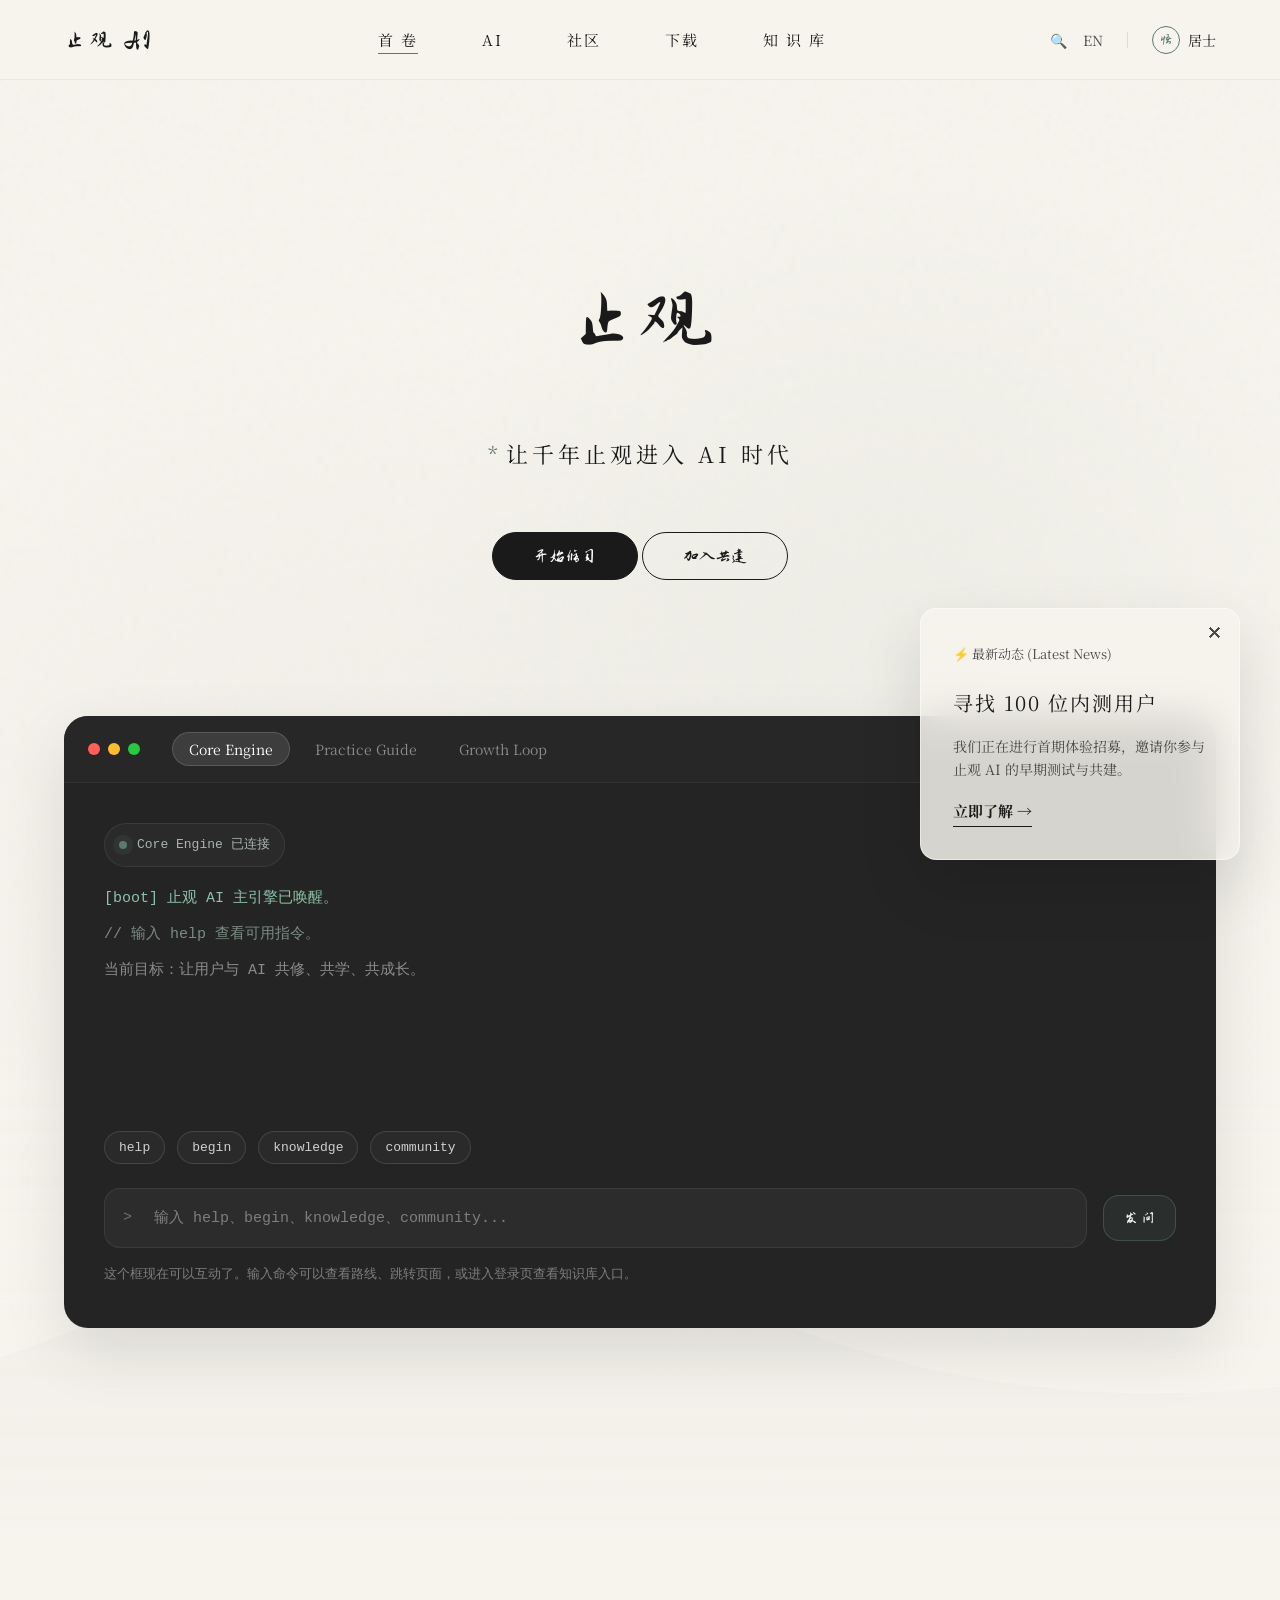
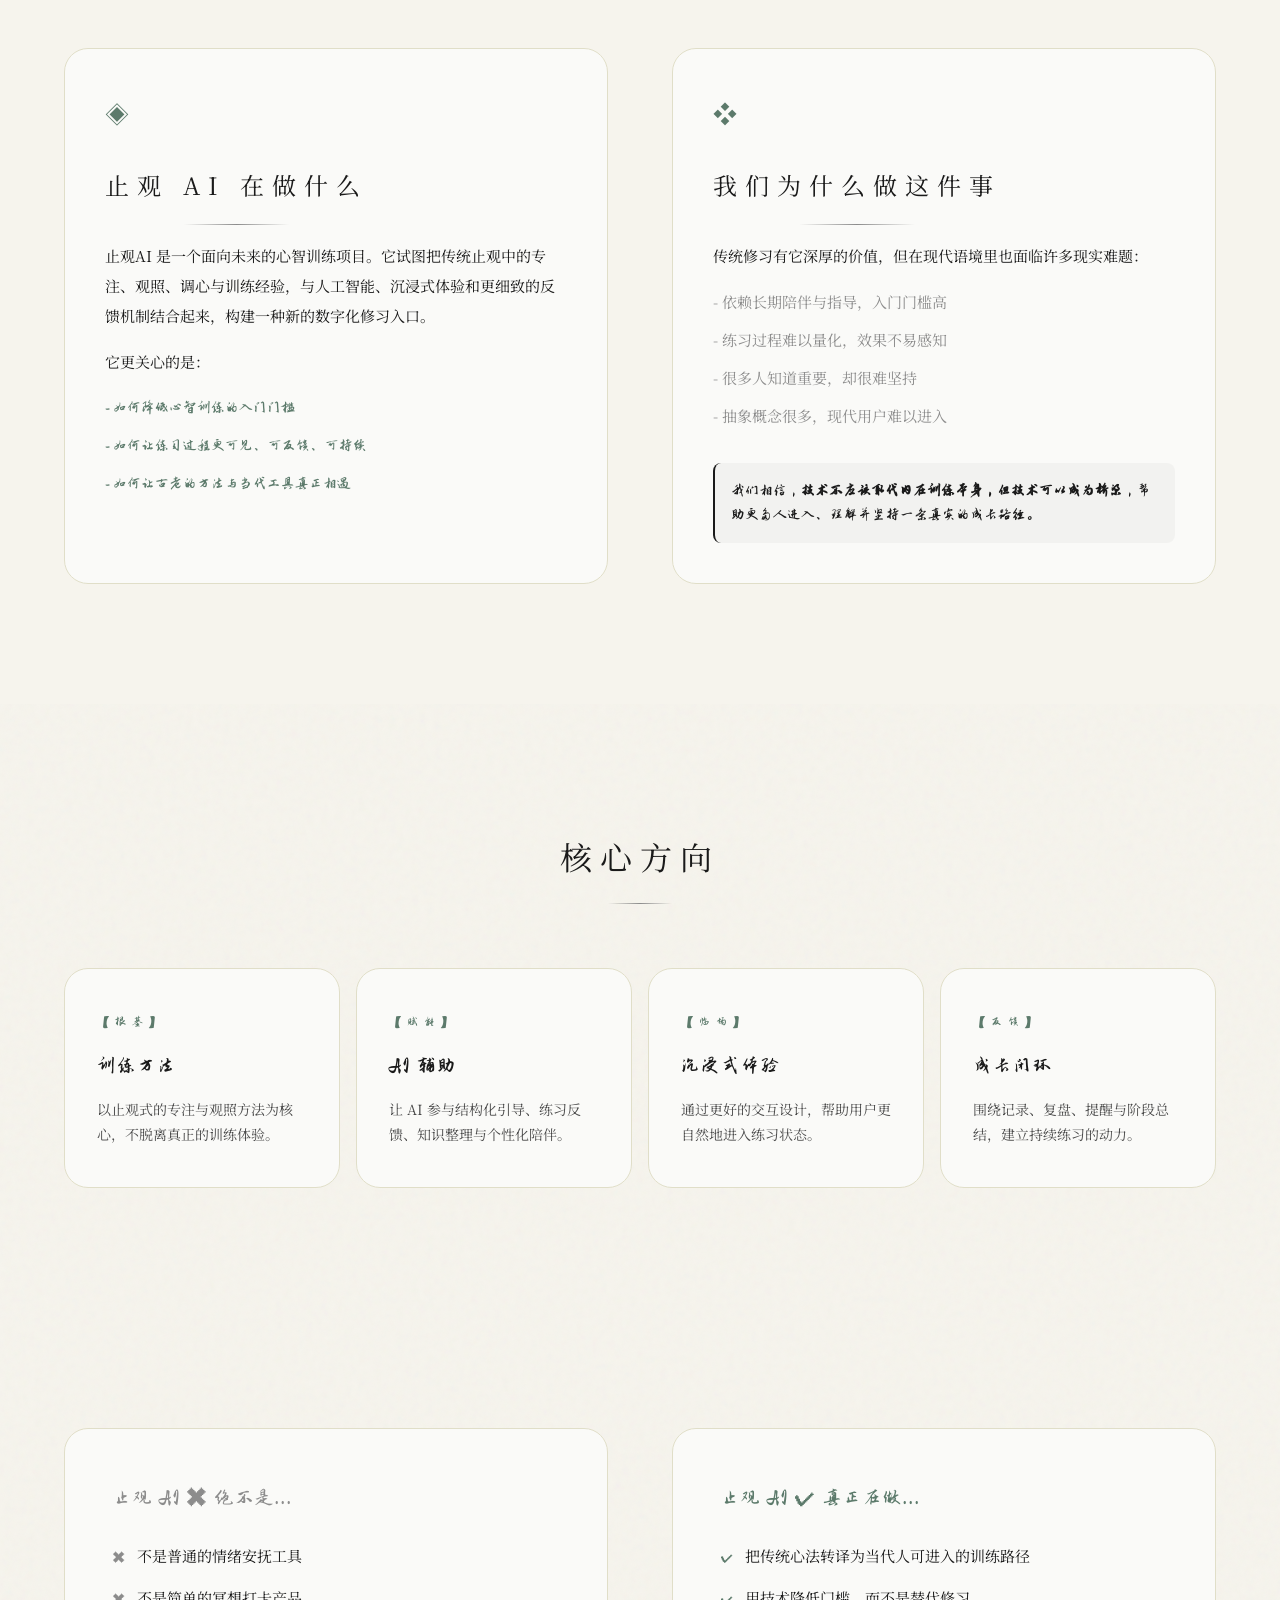
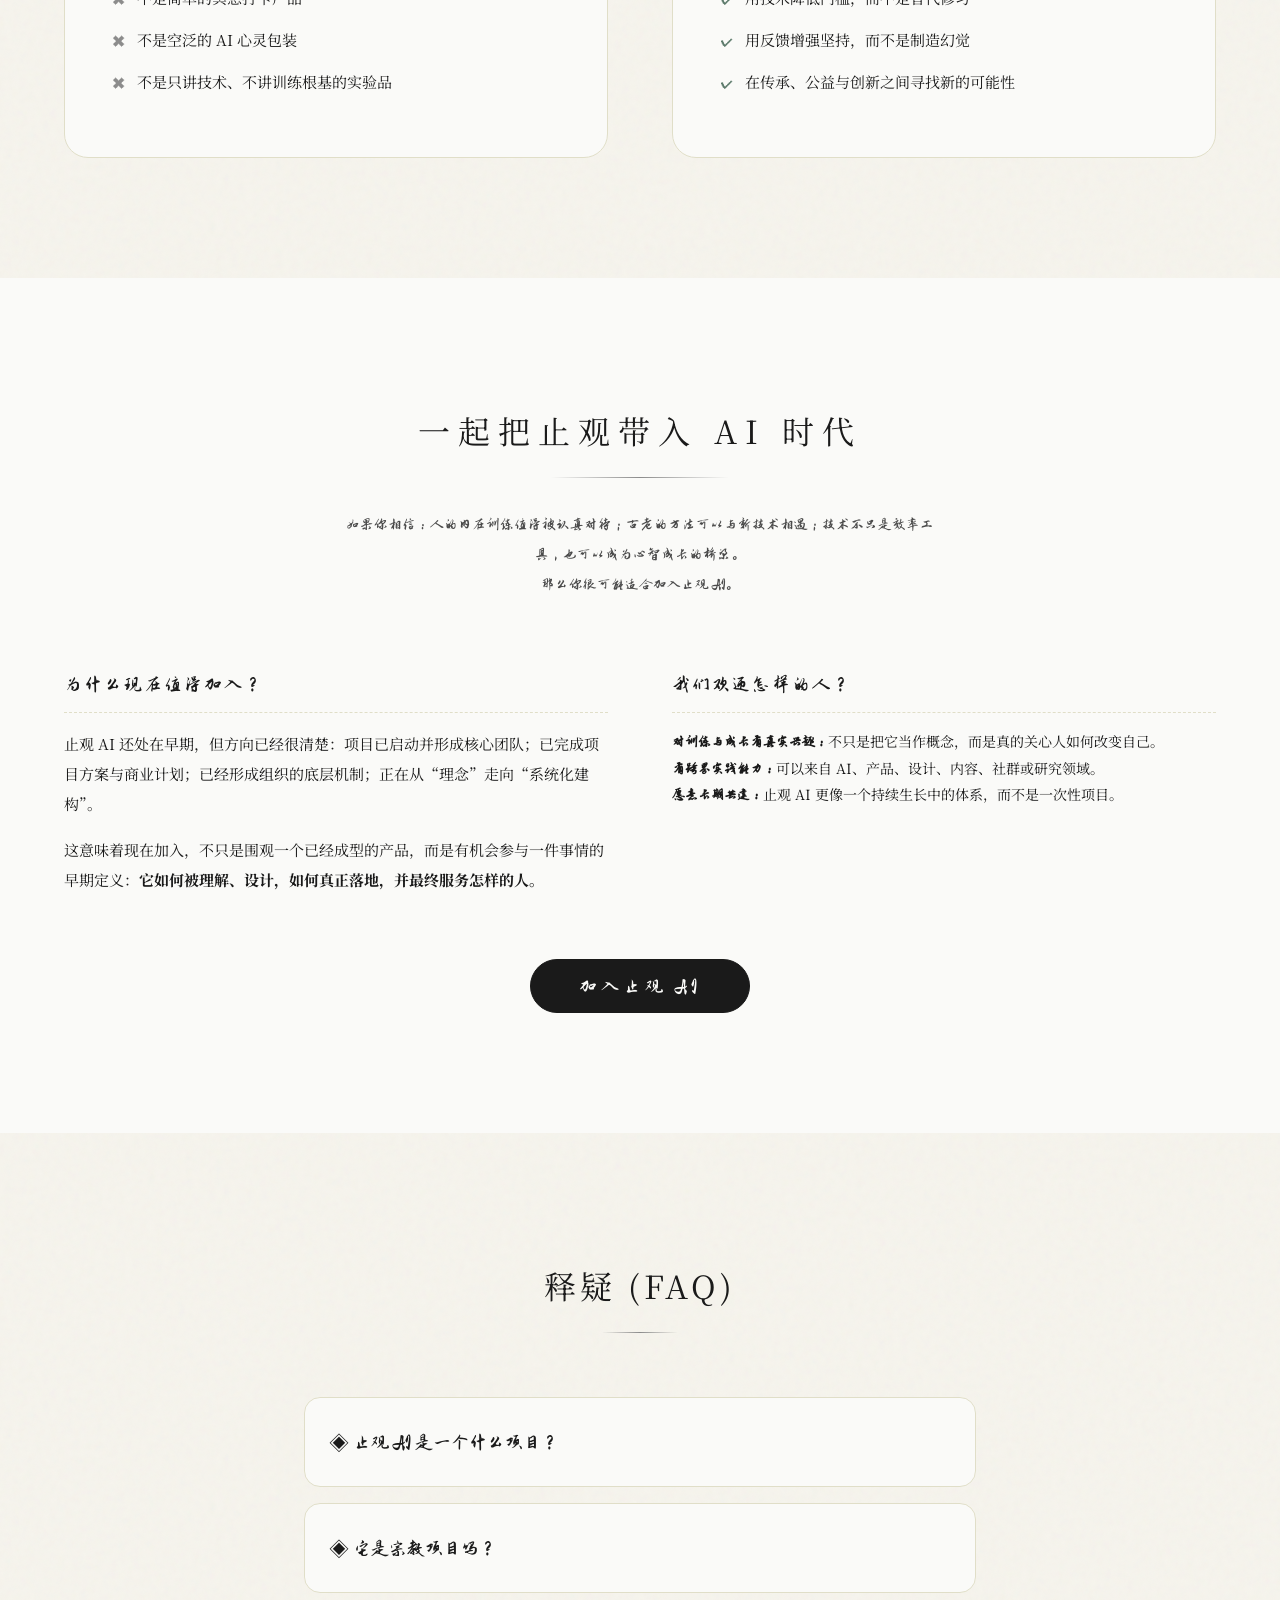
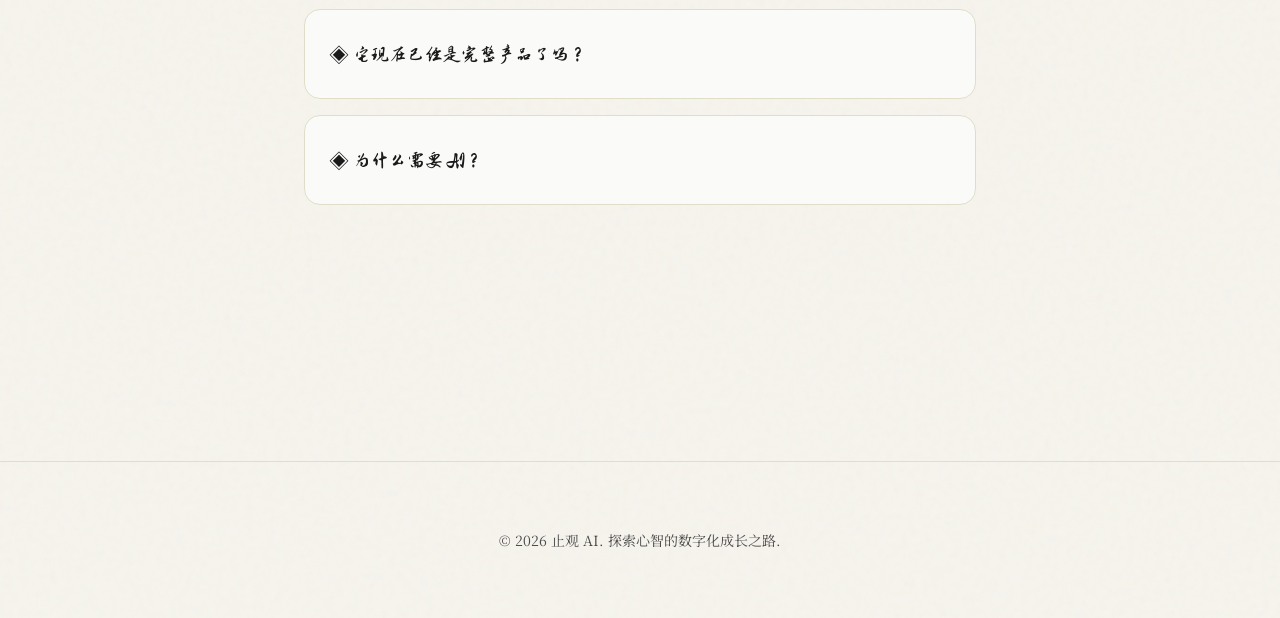
<file: index.html>
<!DOCTYPE html>
<html lang="zh-CN">
<head>
    <meta charset="UTF-8">
    <meta name="viewport" content="width=device-width, initial-scale=1.0">
    <title data-i18n="index.title">止观AI - 让千年止观进入 AI 时代</title>
    <link rel="preconnect" href="https://fonts.googleapis.com">
    <link rel="preconnect" href="https://fonts.gstatic.com" crossorigin>
    <link href="https://fonts.googleapis.com/css2?family=Noto+Serif+SC:wght@300;400;600&family=Zhi+Mang+Xing&display=swap" rel="stylesheet">
    <link rel="stylesheet" href="css/style.css">
    <link rel="stylesheet" href="css/animations.css">
    <link rel="stylesheet" href="css/modals.css">
    <style>
        .zhi-mang-xing { font-family: 'Zhi Mang Xing', cursive; }
    </style>
</head>
<body>
    <div class="nav-trigger-area"></div>

    <nav class="navbar animate-fade-in">
        <div class="nav-container">
            <div class="nav-logo">
                <a href="index.html" data-i18n="common.brand.zhiguan">止观 AI</a>
            </div>
            <ul class="nav-links">
                <li><a href="index.html" class="active" data-i18n="common.nav.home">首 卷</a></li>
                <li><a href="content.html" data-i18n="common.nav.ai">AI</a></li>
                <li><a href="community.html" data-i18n="common.nav.community">社区</a></li>
                <li><a href="download.html" data-i18n="common.nav.download">下载</a></li>
                <li><a href="auth.html" data-i18n="common.nav.knowledge">知 识 库</a></li>
            </ul>
            <div class="nav-controls">
                <button title="搜索" class="hover-ink" id="btnSearch" data-i18n-title="common.ui.search">🔍</button>
                <button type="button" title="切换语言" class="hover-ink" id="btnLang" data-lang-trigger data-i18n-title="common.ui.language">EN</button>
                <div style="width: 1px; height: 16px; background: var(--border-color); margin: 0 8px;"></div>
                <a href="auth.html" title="个人主页" class="hover-ink" style="font-family: var(--font-serif); font-size: 14px; display: flex; align-items: center; gap: 8px;">
                    <div style="width: 28px; height: 28px; border-radius: 50%; border: 1px solid var(--accent-green); display: flex; align-items: center; justify-content: center; color: var(--accent-green); font-family: var(--font-kai);">悟</div>
                    <span data-i18n="common.nav.account">居士</span>
                </a>
            </div>
        </div>
    </nav>

    <header class="hero" id="home">
        <div class="hero-bg animate-float"></div>
        <div class="hero-mountain"></div>

        <div class="container hero-content">
            <div class="hero-title-wrap">
                <h1 class="hero-title zhi-mang-xing" data-i18n="index.hero.title">止观</h1>
                <div class="hero-subtitle-box stagger-1 animate-slide-up">
                    <span style="color: var(--accent-green); font-size: 20px;">*</span>
                    <span style="font-family: var(--font-serif); font-size: 22px; color: var(--text-primary); letter-spacing: 4px;" data-i18n="index.hero.subtitle">让千年止观进入 AI 时代</span>
                </div>
            </div>

            <div class="hero-ctas stagger-2 animate-slide-up" style="margin-top: 40px; justify-content: center; flex-direction: row;">
                <button class="btn-cta primary" onclick="window.location.href='content.html';" data-i18n="index.hero.ctaPrimary">开始修习</button>
                <button class="btn-cta" onclick="window.location.href='community.html';" data-i18n="index.hero.ctaSecondary">加入共建</button>
            </div>

            <div class="zen-terminal stagger-2 animate-slide-up" id="heroTerminal">
                <div class="zen-terminal-header">
                    <div class="terminal-dot" style="background: #FF5F56;"></div>
                    <div class="terminal-dot" style="background: #FFBD2E;"></div>
                    <div class="terminal-dot" style="background: #27C93F;"></div>

                    <div class="terminal-nav" role="tablist" aria-label="止观 AI 模式选择">
                        <button class="terminal-tab active" type="button" data-terminal-view="core">Core Engine</button>
                        <button class="terminal-tab" type="button" data-terminal-view="practice">Practice Guide</button>
                        <button class="terminal-tab" type="button" data-terminal-view="growth">Growth Loop</button>
                    </div>
                </div>

                <div class="zen-terminal-body">
                    <div class="terminal-status">
                        <span class="terminal-status-dot"></span>
                        <span id="terminalContextLabel">Core Engine 已连接</span>
                    </div>

                    <div class="terminal-output" id="terminalOutput" aria-live="polite"></div>

                    <div class="terminal-shortcuts" aria-label="推荐指令">
                        <button class="terminal-shortcut" type="button" data-command="help">help</button>
                        <button class="terminal-shortcut" type="button" data-command="begin">begin</button>
                        <button class="terminal-shortcut" type="button" data-command="knowledge">knowledge</button>
                        <button class="terminal-shortcut" type="button" data-command="community">community</button>
                    </div>

                    <form class="terminal-form" id="terminalForm">
                        <label class="terminal-entry" for="terminalInput">
                            <span class="terminal-prompt">&gt;</span>
                            <input id="terminalInput" class="terminal-input" type="text" autocomplete="off" data-i18n-placeholder="index.terminal.input" placeholder="输入 help、begin、knowledge、community...">
                        </label>
                        <button class="terminal-submit" type="submit" data-i18n="index.terminal.submit">发 问</button>
                    </form>

                    <p class="terminal-hint" id="terminalHint">这个框现在可以互动了。输入命令可以查看路线、跳转页面，或进入登录页查看知识库入口。</p>
                </div>
            </div>
        </div>
    </header>

    <section class="section" id="about" style="background-color: var(--bg-color);">
        <div class="container">
            <div class="grid-2">
                <div class="bento-card animate-slide-up">
                    <div class="bento-icon">◈</div>
                    <h2 class="section-title" style="font-size: 24px;" data-i18n="index.about.card1.title">止观 AI 在做什么</h2>
                    <p style="margin-bottom: var(--space-md); margin-top: var(--space-md);" data-i18n="index.about.card1.body">止观AI 是一个面向未来的心智训练项目。它试图把传统止观中的专注、观照、调心与训练经验，与人工智能、沉浸式体验和更细致的反馈机制结合起来，构建一种新的数字化修习入口。</p>
                    <p style="margin-bottom: var(--space-md);" data-i18n="index.about.card1.intro">它更关心的是：</p>
                    <ul style="list-style: none; color: var(--accent-green); font-family: var(--font-kai);" data-i18n-html="index.about.card1.list">
                        <li style="margin-bottom: 8px;">- 如何降低心智训练的入门门槛</li>
                        <li style="margin-bottom: 8px;">- 如何让练习过程更可见、可反馈、可持续</li>
                        <li style="margin-bottom: 8px;">- 如何让古老的方法与当代工具真正相遇</li>
                    </ul>
                </div>

                <div class="bento-card animate-slide-up" style="animation-delay: 0.2s;">
                    <div class="bento-icon">❖</div>
                    <h2 class="section-title" style="font-size: 24px;" data-i18n="index.about.card2.title">我们为什么做这件事</h2>
                    <p style="margin-bottom: var(--space-md); margin-top: var(--space-md);" data-i18n="index.about.card2.body">传统修习有它深厚的价值，但在现代语境里也面临许多现实难题：</p>
                    <ul style="list-style: none; margin-bottom: var(--space-lg); color: var(--text-light);" data-i18n-html="index.about.card2.list">
                        <li style="margin-bottom: 8px;">- 依赖长期陪伴与指导，入门门槛高</li>
                        <li style="margin-bottom: 8px;">- 练习过程难以量化，效果不易感知</li>
                        <li style="margin-bottom: 8px;">- 很多人知道重要，却很难坚持</li>
                        <li style="margin-bottom: 8px;">- 抽象概念很多，现代用户难以进入</li>
                    </ul>
                    <div style="background: rgba(26, 26, 26, 0.03); padding: 16px; border-radius: 8px; border-left: 2px solid var(--text-primary);">
                        <p style="font-family: var(--font-kai); margin: 0; line-height: 1.6; color: var(--text-primary);" data-i18n-html="index.about.card2.quote">我们相信，<strong>技术不应该取代内在训练本身，但技术可以成为桥梁</strong>，帮助更多人进入、理解并坚持一条真实的成长路径。</p>
                    </div>
                </div>
            </div>
        </div>
    </section>

    <section class="section" id="directions">
        <div class="container">
            <div class="section-header">
                <h2 class="section-title" data-i18n="index.directions.title">核心方向</h2>
            </div>

            <div class="grid-4 animate-slide-up" style="animation-delay: 0.3s;">
                <div class="card hover-ink">
                    <div class="card-category" data-i18n="index.directions.card1.category">【 根 基 】</div>
                    <h3 class="card-title font-kai" data-i18n="index.directions.card1.title">训练方法</h3>
                    <p class="card-excerpt" data-i18n="index.directions.card1.body">以止观式的专注与观照方法为核心，不脱离真正的训练体验。</p>
                </div>
                <div class="card hover-ink">
                    <div class="card-category" data-i18n="index.directions.card2.category">【 赋 能 】</div>
                    <h3 class="card-title font-kai" data-i18n="index.directions.card2.title">AI 辅助</h3>
                    <p class="card-excerpt" data-i18n="index.directions.card2.body">让 AI 参与结构化引导、练习反馈、知识整理与个性化陪伴。</p>
                </div>
                <div class="card hover-ink">
                    <div class="card-category" data-i18n="index.directions.card3.category">【 临 场 】</div>
                    <h3 class="card-title font-kai" data-i18n="index.directions.card3.title">沉浸式体验</h3>
                    <p class="card-excerpt" data-i18n="index.directions.card3.body">通过更好的交互设计，帮助用户更自然地进入练习状态。</p>
                </div>
                <div class="card hover-ink">
                    <div class="card-category" data-i18n="index.directions.card4.category">【 反 馈 】</div>
                    <h3 class="card-title font-kai" data-i18n="index.directions.card4.title">成长闭环</h3>
                    <p class="card-excerpt" data-i18n="index.directions.card4.body">围绕记录、复盘、提醒与阶段总结，建立持续练习的动力。</p>
                </div>
            </div>
        </div>
    </section>

    <section class="section">
        <div class="container">
            <div class="grid-2 animate-slide-up">
                <div class="value-box negative">
                    <h3 class="font-kai" style="font-size: 20px; margin-bottom: 24px; color: var(--text-light);" data-i18n="index.value.negative.title">止观 AI ✖ 绝不是...</h3>
                    <ul data-i18n-html="index.value.negative.list">
                        <li>不是普通的情绪安抚工具</li>
                        <li>不是简单的冥想打卡产品</li>
                        <li>不是空泛的 AI 心灵包装</li>
                        <li>不是只讲技术、不讲训练根基的实验品</li>
                    </ul>
                </div>
                <div class="value-box positive">
                    <h3 class="font-kai" style="font-size: 20px; margin-bottom: 24px; color: var(--accent-green);" data-i18n="index.value.positive.title">止观 AI ✔ 真正在做...</h3>
                    <ul data-i18n-html="index.value.positive.list">
                        <li>把传统心法转译为当代人可进入的训练路径</li>
                        <li>用技术降低门槛，而不是替代修习</li>
                        <li>用反馈增强坚持，而不是制造幻觉</li>
                        <li>在传承、公益与创新之间寻找新的可能性</li>
                    </ul>
                </div>
            </div>
        </div>
    </section>

    <section class="section" id="join" style="background-color: var(--surface-color);">
        <div class="container">
            <div class="section-header">
                <h2 class="section-title" data-i18n="index.join.title">一起把止观带入 AI 时代</h2>
                <p class="font-kai mt-4" style="color: var(--text-secondary); max-width: 600px; margin-left: auto; margin-right: auto;" data-i18n-html="index.join.desc">如果你相信：人的内在训练值得被认真对待；古老的方法可以与新技术相遇；技术不只是效率工具，也可以成为心智成长的桥梁。<br>那么你很可能适合加入止观 AI。</p>
            </div>

            <div class="grid-2 animate-slide-up" style="margin-bottom: var(--space-xl);">
                <div>
                    <h3 class="font-kai" style="font-size: 20px; margin-bottom: 16px; border-bottom: 1px dashed var(--border-color); padding-bottom: 8px;" data-i18n="index.join.whyTitle">为什么现在值得加入？</h3>
                    <p style="margin-bottom: 16px;" data-i18n="index.join.whyBody1">止观 AI 还处在早期，但方向已经很清楚：项目已启动并形成核心团队；已完成项目方案与商业计划；已经形成组织的底层机制；正在从“理念”走向“系统化建构”。</p>
                    <p data-i18n-html="index.join.whyBody2">这意味着现在加入，不只是围观一个已经成型的产品，而是有机会参与一件事情的早期定义：<strong>它如何被理解、设计，如何真正落地，并最终服务怎样的人。</strong></p>
                </div>
                <div>
                    <h3 class="font-kai" style="font-size: 20px; margin-bottom: 16px; border-bottom: 1px dashed var(--border-color); padding-bottom: 8px;" data-i18n="index.join.peopleTitle">我们欢迎怎样的人？</h3>
                    <div style="font-family: var(--font-serif); font-size: 14px; line-height: 1.8;" data-i18n-html="index.join.peopleBody">
                        <p><strong class="font-kai">对训练与成长有真实兴趣：</strong>不只是把它当作概念，而是真的关心人如何改变自己。</p>
                        <p><strong class="font-kai">有跨界实践能力：</strong>可以来自 AI、产品、设计、内容、社群或研究领域。</p>
                        <p><strong class="font-kai">愿意长期共建：</strong>止观 AI 更像一个持续生长中的体系，而不是一次性项目。</p>
                    </div>
                </div>
            </div>

            <div class="text-center">
                <button class="btn-cta primary" style="font-size: 20px; padding: 16px 48px; letter-spacing: 4px;" data-i18n="index.join.cta">加入止观 AI</button>
            </div>
        </div>
    </section>

    <section class="section">
        <div class="container" style="max-width: 800px;">
            <div class="section-header">
                <h2 class="section-title" style="letter-spacing: 4px;" data-i18n="index.faq.title">释疑 (FAQ)</h2>
            </div>

            <div class="faq-list animate-slide-up">
                <div class="faq-item">
                    <div class="faq-q" data-i18n="index.faq.q1">◈ 止观 AI 是一个什么项目？</div>
                    <div class="faq-a" data-i18n="index.faq.a1">一个把心智训练方法与 AI、交互设计和长期成长机制结合起来的数字化项目。</div>
                </div>
                <div class="faq-item">
                    <div class="faq-q" data-i18n="index.faq.q2">◈ 它是宗教项目吗？</div>
                    <div class="faq-a" data-i18n="index.faq.a2">它借鉴了东方训练传统的经验，但希望用更开放、更现代、更可进入的方式表达与实践。</div>
                </div>
                <div class="faq-item">
                    <div class="faq-q" data-i18n="index.faq.q3">◈ 它现在已经是完整产品了吗？</div>
                    <div class="faq-a" data-i18n="index.faq.a3">还不是。当前网页端更像一个官网与产品原型，用来承接方向说明和后续能力入口。</div>
                </div>
                <div class="faq-item">
                    <div class="faq-q" data-i18n="index.faq.q4">◈ 为什么需要 AI？</div>
                    <div class="faq-a" data-i18n="index.faq.a4">AI 不是为了替代人，而是为了帮助整理知识、提供引导、承接问题，并形成更连续的成长反馈。</div>
                </div>
            </div>
        </div>
    </section>

    <footer class="footer">
        <p data-i18n="index.footer">© 2026 止观 AI. 探索心智的数字化成长之路.</p>
    </footer>

    <div class="glass-card animate-slide-up" id="globalNoticeCard" style="animation-delay: 1s;">
        <button class="glass-card-close" onclick="document.getElementById('globalNoticeCard').style.display='none'">✕</button>
        <div class="glass-card-header" data-i18n="index.notice.header">⚡ 最新动态 (Latest News)</div>
        <h3 class="glass-card-title" data-i18n="index.notice.title">寻找 100 位内测用户</h3>
        <p class="glass-card-desc" data-i18n="index.notice.desc">我们正在进行首期体验招募，邀请你参与止观 AI 的早期测试与共建。</p>
        <a href="community.html" style="display: inline-block; margin-top: 16px; font-weight: bold; border-bottom: 1px solid var(--text-primary);" data-i18n="index.notice.link">立即了解 &rarr;</a>
    </div>

    <div class="overlay-modal" id="searchModal">
        <button class="modal-close" type="button" data-close-modal="searchModal">✕</button>
        <div class="search-container">
            <div class="search-input-wrapper">
                <input type="text" class="search-input" data-i18n-placeholder="common.search.placeholder" placeholder="输入关键字..." autofocus>
            </div>
        </div>
    </div>

    <script>
        document.addEventListener('DOMContentLoaded', () => {
            const btnSearch = document.getElementById('btnSearch');
            const searchModal = document.getElementById('searchModal');

            if (btnSearch && searchModal) {
                btnSearch.addEventListener('click', () => searchModal.classList.add('active'));
            }

            const heroTerminal = document.getElementById('heroTerminal');
            if (heroTerminal) {
                const terminalOutput = document.getElementById('terminalOutput');
                const terminalForm = document.getElementById('terminalForm');
                const terminalInput = document.getElementById('terminalInput');
                const terminalTabs = heroTerminal.querySelectorAll('[data-terminal-view]');
                const terminalShortcuts = heroTerminal.querySelectorAll('[data-command]');
                const terminalContextLabel = document.getElementById('terminalContextLabel');
                const terminalHint = document.getElementById('terminalHint');
                let activeTerminalView = 'core';
                let activeLanguage = localStorage.getItem('site-language') === 'en' ? 'en' : 'zh-CN';

                const terminalCopy = {
                    'zh-CN': {
                        hint: '这个框现在可以互动了。输入命令可以查看路线、跳转页面，或进入登录页查看知识库入口。',
                        help: '可用命令：help / begin / knowledge / community / join / login / clear',
                        helpHint: '提示：上方三个标签分别对应主引擎、修习引导和成长闭环。',
                        unknown: '未识别指令。你可以输入 help 查看可用命令。',
                        begin: '正在进入 AI 原型页……当前仍是前端演示版本。',
                        knowledgeStart: '知识库当前不会公开展示，相关内容将在登录后开放。',
                        knowledgeNext: '现在将带你前往登录入口，后续私有能力会从这里进入。',
                        community: '正在前往社区……',
                        join: '正在定位到共建说明……',
                        login: '正在打开登录入口……',
                        views: {
                            core: {
                                label: 'Core Engine 已连接',
                                lines: [
                                    { text: '[boot] 止观 AI 主引擎已唤醒。', className: 'terminal-line-success' },
                                    { text: '// 输入 help 查看可用指令。', className: 'terminal-line-comment' },
                                    { text: '当前目标：让用户与 AI 共修、共学、共成长。', className: 'terminal-line-muted' }
                                ]
                            },
                            practice: {
                                label: 'Practice Guide 已待命',
                                lines: [
                                    { text: '[practice] 今日建议：先做 3 分钟呼吸安住，再进入正式体验。', className: 'terminal-line-success' },
                                    { text: '// 输入 begin 可进入当前 AI 原型页。', className: 'terminal-line-comment' },
                                    { text: '页面会先展示对话壳与预置回复，后续再接真实能力。', className: 'terminal-line-muted' }
                                ]
                            },
                            growth: {
                                label: 'Growth Loop 规划中',
                                lines: [
                                    { text: '[growth] 会话记忆、阶段总结、知识引用将在此闭环。', className: 'terminal-line-success' },
                                    { text: '// 输入 knowledge 查看知识库开放方式。', className: 'terminal-line-comment' },
                                    { text: '目标不是一次性回答，而是长期陪伴修习与成长。', className: 'terminal-line-muted' }
                                ]
                            }
                        }
                    },
                    en: {
                        hint: 'This box is interactive now. Type a command to preview routes, open pages, or go to sign-in for the knowledge entry.',
                        help: 'Available commands: help / begin / knowledge / community / join / login / clear',
                        helpHint: 'Hint: the three tabs represent the core engine, the practice guide, and the growth loop.',
                        unknown: 'Command not recognized. Type help to see the available options.',
                        begin: 'Opening the AI prototype page... this is still a front-end-only preview.',
                        knowledgeStart: 'The knowledge area is not public yet. Related content will open after sign-in.',
                        knowledgeNext: 'Taking you to sign in now. Future private features will begin there.',
                        community: 'Opening the community...',
                        join: 'Scrolling to the co-building section...',
                        login: 'Opening the sign-in page...',
                        views: {
                            core: {
                                label: 'Core Engine connected',
                                lines: [
                                    { text: '[boot] Zhiguan AI core engine is awake.', className: 'terminal-line-success' },
                                    { text: '// Type help to see available commands.', className: 'terminal-line-comment' },
                                    { text: 'Current goal: help people practice, reflect, and grow with AI.', className: 'terminal-line-muted' }
                                ]
                            },
                            practice: {
                                label: 'Practice Guide on standby',
                                lines: [
                                    { text: '[practice] Suggested start: settle with three minutes of breathing before entering a longer session.', className: 'terminal-line-success' },
                                    { text: '// Type begin to open the current AI prototype page.', className: 'terminal-line-comment' },
                                    { text: 'The page currently shows a conversation shell and preset replies before real capabilities arrive.', className: 'terminal-line-muted' }
                                ]
                            },
                            growth: {
                                label: 'Growth Loop in planning',
                                lines: [
                                    { text: '[growth] Memory, stage summaries, and knowledge references will connect here later.', className: 'terminal-line-success' },
                                    { text: '// Type knowledge to see how the knowledge area will open.', className: 'terminal-line-comment' },
                                    { text: 'The goal is not one-off answers, but long-term guided growth.', className: 'terminal-line-muted' }
                                ]
                            }
                        }
                    }
                };

                const commandAliases = {
                    '开始': 'begin',
                    '修习': 'begin',
                    '共修': 'begin',
                    '登录': 'login',
                    '知识库': 'knowledge',
                    '同修': 'community',
                    '社区': 'community',
                    '加入': 'join',
                    '清空': 'clear'
                };

                const scrollTerminalToBottom = () => {
                    terminalOutput.scrollTop = terminalOutput.scrollHeight;
                };

                const appendTerminalLine = (text, className = '') => {
                    const line = document.createElement('div');
                    line.className = ['terminal-line', className].filter(Boolean).join(' ');
                    line.textContent = text;
                    terminalOutput.appendChild(line);
                    scrollTerminalToBottom();
                };

                const appendUserLine = (command) => {
                    const line = document.createElement('div');
                    line.className = 'terminal-line terminal-line-user';

                    const prompt = document.createElement('span');
                    prompt.className = 'terminal-prompt';
                    prompt.textContent = '>';

                    const text = document.createElement('span');
                    text.textContent = command;

                    line.append(prompt, text);
                    terminalOutput.appendChild(line);
                    scrollTerminalToBottom();
                };

                const renderTerminalView = (viewKey) => {
                    const view = terminalCopy[activeLanguage].views[viewKey];
                    if (!view) return;

                    terminalOutput.innerHTML = '';
                    terminalContextLabel.textContent = view.label;
                    terminalHint.textContent = terminalCopy[activeLanguage].hint;
                    view.lines.forEach((line) => appendTerminalLine(line.text, line.className));
                    terminalInput.focus();
                };

                const executeCommand = (rawCommand) => {
                    const normalized = commandAliases[rawCommand] || rawCommand.toLowerCase();

                    if (normalized === 'clear') {
                        renderTerminalView(activeTerminalView);
                        return;
                    }

                    if (normalized === 'help') {
                        appendTerminalLine(terminalCopy[activeLanguage].help, 'terminal-line-success');
                        appendTerminalLine(terminalCopy[activeLanguage].helpHint, 'terminal-line-muted');
                        return;
                    }

                    if (normalized === 'begin') {
                        appendTerminalLine(terminalCopy[activeLanguage].begin, 'terminal-line-success');
                        window.setTimeout(() => {
                            window.location.href = 'content.html';
                        }, 700);
                        return;
                    }

                    if (normalized === 'knowledge') {
                        appendTerminalLine(terminalCopy[activeLanguage].knowledgeStart, 'terminal-line-success');
                        appendTerminalLine(terminalCopy[activeLanguage].knowledgeNext, 'terminal-line-muted');
                        window.setTimeout(() => {
                            window.location.href = 'auth.html';
                        }, 700);
                        return;
                    }

                    if (normalized === 'community') {
                        appendTerminalLine(terminalCopy[activeLanguage].community, 'terminal-line-success');
                        window.setTimeout(() => {
                            window.location.href = 'community.html';
                        }, 700);
                        return;
                    }

                    if (normalized === 'join') {
                        appendTerminalLine(terminalCopy[activeLanguage].join, 'terminal-line-success');
                        document.getElementById('join')?.scrollIntoView({ behavior: 'smooth', block: 'start' });
                        return;
                    }

                    if (normalized === 'login') {
                        appendTerminalLine(terminalCopy[activeLanguage].login, 'terminal-line-success');
                        window.setTimeout(() => {
                            window.location.href = 'auth.html';
                        }, 700);
                        return;
                    }

                    appendTerminalLine(terminalCopy[activeLanguage].unknown, 'terminal-line-error');
                };

                terminalTabs.forEach((tab) => {
                    tab.addEventListener('click', () => {
                        activeTerminalView = tab.dataset.terminalView;
                        terminalTabs.forEach((item) => item.classList.toggle('active', item === tab));
                        renderTerminalView(activeTerminalView);
                    });
                });

                terminalShortcuts.forEach((button) => {
                    button.addEventListener('click', () => {
                        const command = button.dataset.command;
                        if (!command) return;
                        appendUserLine(command);
                        executeCommand(command);
                    });
                });

                terminalForm.addEventListener('submit', (event) => {
                    event.preventDefault();

                    const rawCommand = terminalInput.value.trim();
                    if (!rawCommand) return;

                    appendUserLine(rawCommand);
                    terminalInput.value = '';
                    executeCommand(rawCommand);
                });

                document.addEventListener('site:languagechange', (event) => {
                    activeLanguage = event.detail.lang;
                    renderTerminalView(activeTerminalView);
                });

                renderTerminalView(activeTerminalView);
            }

            const handleScroll = () => {
                if (window.scrollY > 50) {
                    document.body.classList.add('is-scrolled');
                } else {
                    document.body.classList.remove('is-scrolled');
                }
            };
            window.addEventListener('scroll', handleScroll, { passive: true });
            handleScroll();

            const observer = new IntersectionObserver((entries) => {
                entries.forEach((entry) => {
                    if (entry.isIntersecting) {
                        entry.target.style.animationPlayState = 'running';
                        observer.unobserve(entry.target);
                    }
                });
            }, { threshold: 0.1 });

            document.querySelectorAll('.animate-slide-up').forEach((element) => {
                const rect = element.getBoundingClientRect();
                if (rect.top > window.innerHeight) {
                    element.style.animationPlayState = 'paused';
                }
                observer.observe(element);
            });

            document.querySelectorAll('.faq-q').forEach((question) => {
                question.addEventListener('click', function () {
                    const answer = this.nextElementSibling;
                    if (answer.style.display === 'none' || answer.style.display === '') {
                        answer.style.display = 'block';
                        answer.style.animation = 'fadeIn 0.3s ease-in';
                    } else {
                        answer.style.display = 'none';
                    }
                });
            });
        });
    </script>
    <script src="js/site.js"></script>
</body>
</html>
</file>
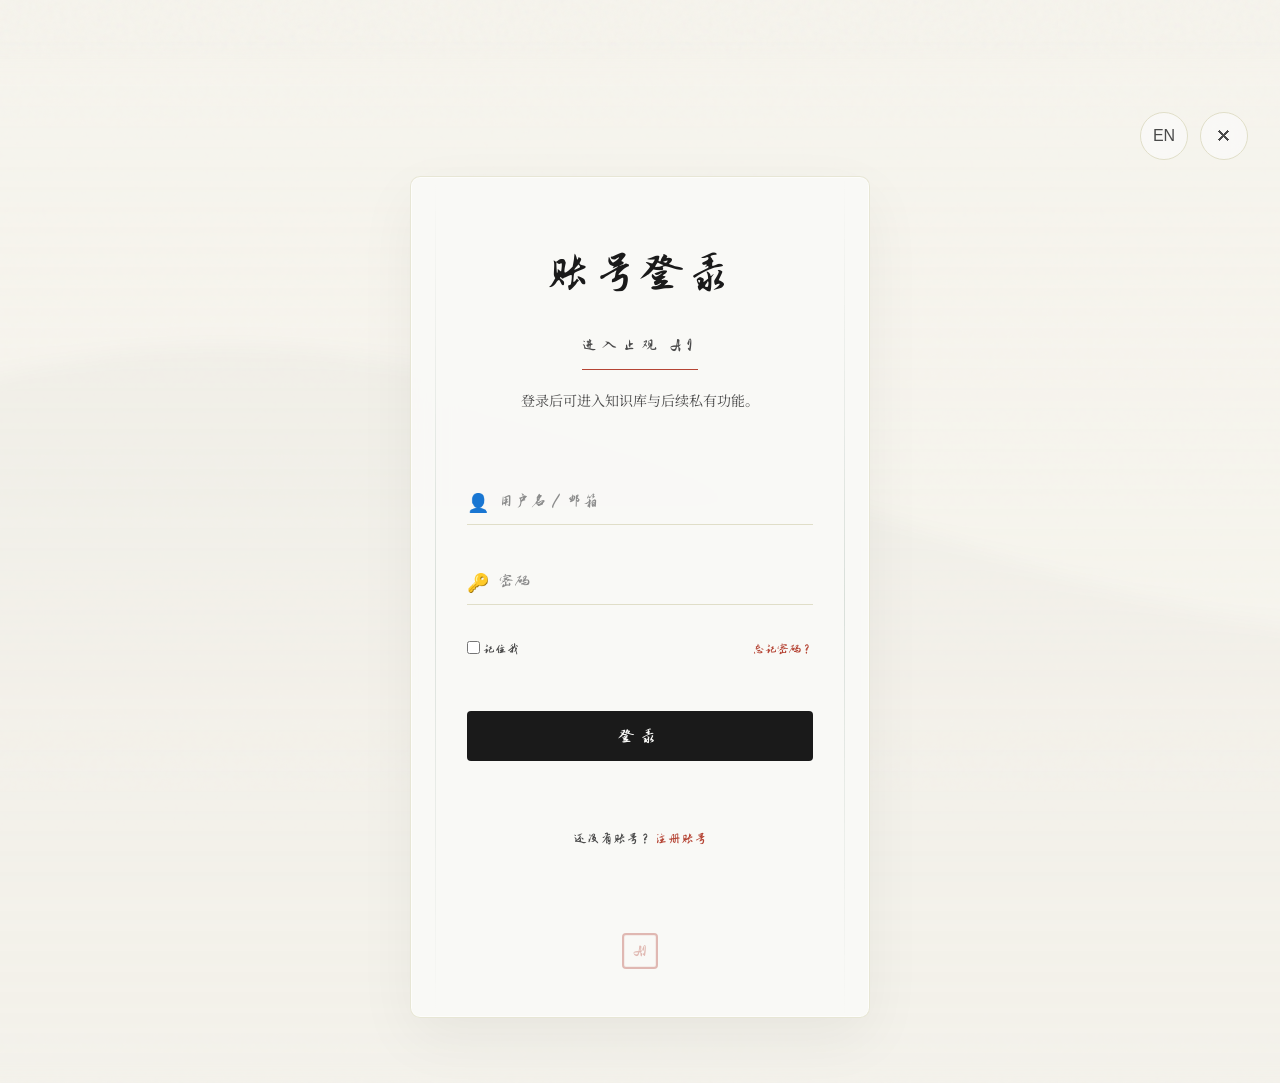
<file: auth.html>
<!DOCTYPE html>
<html lang="zh-CN">
<head>
    <meta charset="UTF-8">
    <meta name="viewport" content="width=device-width, initial-scale=1.0">
    <title data-i18n="auth.title">账号登录 - 止观 AI</title>
    <link rel="preconnect" href="https://fonts.googleapis.com">
    <link rel="preconnect" href="https://fonts.gstatic.com" crossorigin>
    <link href="https://fonts.googleapis.com/css2?family=Noto+Serif+SC:wght@300;400;600&family=Zhi+Mang+Xing&display=swap" rel="stylesheet">
    <link rel="stylesheet" href="css/style.css">
    <link rel="stylesheet" href="css/animations.css">
    <link rel="stylesheet" href="css/modals.css">
    <style>
        html,
        body {
            min-height: 100%;
            margin: 0;
        }

        body {
            overflow-x: hidden;
        }

        .auth-wrapper {
            position: relative;
            min-height: 100vh;
            display: flex;
            align-items: center;
            justify-content: center;
            padding: 96px 24px 40px;
        }

        .auth-bg {
            position: absolute;
            inset: 0;
            background-image:
                linear-gradient(rgba(246, 244, 237, 0.7), rgba(246, 244, 237, 0.9)),
                url("data:image/svg+xml,%3Csvg xmlns='http://www.w3.org/2000/svg' viewBox='0 0 1440 320'%3E%3Cpath fill='%231a1a1a' fill-opacity='0.1' d='M0,160L48,170.7C96,181,192,203,288,181.3C384,160,480,96,576,90.7C672,85,768,139,864,165.3C960,192,1056,192,1152,176C1248,160,1344,128,1392,112L1440,96L1440,320L1392,320C1344,320,1248,320,1152,320C1056,320,960,320,864,320C768,320,672,320,576,320C480,320,384,320,288,320C192,320,96,320,48,320L0,320Z'%3E%3C/path%3E%3C/svg%3E");
            background-size: cover;
            background-position: bottom;
            filter: blur(8px);
            transform: scale(1.05);
        }

        .auth-actions {
            position: absolute;
            top: 32px;
            right: 32px;
            z-index: 20;
            display: flex;
            gap: 12px;
        }

        .auth-action-btn,
        .btn-close {
            background: rgba(250, 250, 248, 0.75);
            backdrop-filter: blur(10px);
            border: 1px solid var(--border-color);
            width: 48px;
            height: 48px;
            border-radius: 50%;
            display: flex;
            align-items: center;
            justify-content: center;
            font-size: 16px;
            color: var(--text-secondary);
            cursor: pointer;
            transition: all 0.3s ease;
        }

        .auth-action-btn:hover,
        .btn-close:hover {
            border-color: var(--text-primary);
            color: var(--text-primary);
            transform: translateY(-1px);
        }

        .auth-card {
            position: relative;
            z-index: 10;
            width: min(100%, 460px);
            padding: 72px 56px 48px;
            background: rgba(250, 250, 248, 0.88);
            backdrop-filter: blur(20px);
            border: 1px solid rgba(224, 222, 200, 0.7);
            border-radius: 10px;
            box-shadow:
                0 20px 60px rgba(0, 0, 0, 0.05),
                inset 0 0 0 1px rgba(255, 255, 255, 0.5);
            overflow: hidden;
        }

        .auth-card::before,
        .auth-card::after {
            content: '';
            position: absolute;
            top: 0;
            bottom: 0;
            width: 1px;
            background: linear-gradient(to bottom, transparent, rgba(92, 122, 107, 0.2), transparent);
        }

        .auth-card::before { left: 24px; }
        .auth-card::after { right: 24px; }

        .auth-header {
            text-align: center;
            margin-bottom: var(--space-xl);
        }

        .auth-title {
            font-family: 'Zhi Mang Xing', cursive;
            font-size: 48px;
            color: var(--text-primary);
            margin: 0;
            line-height: 1;
            letter-spacing: 4px;
        }

        .auth-subtitle {
            display: inline-block;
            margin-top: var(--space-lg);
            padding-bottom: 8px;
            border-bottom: 1px solid var(--accent-red);
            font-family: var(--font-kai);
            font-size: 16px;
            color: var(--text-secondary);
            letter-spacing: 6px;
        }

        .auth-note {
            margin-top: 18px;
            font-size: 14px;
            line-height: 1.8;
            color: var(--text-secondary);
        }

        .input-group {
            margin-bottom: var(--space-lg);
            position: relative;
        }

        .input-icon {
            position: absolute;
            left: 0;
            top: 50%;
            transform: translateY(-50%);
            color: var(--text-light);
            font-size: 18px;
        }

        .auth-input {
            width: 100%;
            background: transparent;
            border: none;
            border-bottom: 1px solid var(--border-color);
            padding: 12px 12px 12px 32px;
            font-family: var(--font-serif);
            font-size: 16px;
            color: var(--text-primary);
            transition: all 0.3s ease;
        }

        .auth-input:focus {
            outline: none;
            border-bottom-color: var(--accent-green);
        }

        .auth-input::placeholder {
            color: var(--text-light);
            font-family: var(--font-kai);
            letter-spacing: 2px;
        }

        .auth-row {
            display: flex;
            justify-content: space-between;
            gap: 12px;
            margin-bottom: var(--space-md);
            font-size: 13px;
            color: var(--text-secondary);
            font-family: var(--font-kai);
        }

        .auth-row label {
            cursor: pointer;
        }

        .auth-link {
            color: var(--accent-red);
            cursor: pointer;
            text-decoration: none;
            transition: opacity 0.3s ease;
        }

        .auth-link:hover {
            opacity: 0.8;
            text-decoration: underline;
            text-decoration-style: dashed;
        }

        .btn-submit {
            width: 100%;
            padding: 16px;
            margin-top: var(--space-lg);
            background: var(--text-primary);
            color: var(--surface-color);
            border: none;
            border-radius: 4px;
            font-family: var(--font-kai);
            font-size: 18px;
            letter-spacing: 6px;
            cursor: pointer;
            transition: background 0.4s ease;
        }

        .btn-submit:hover {
            background: var(--accent-green);
        }

        .auth-footer {
            margin-top: var(--space-xl);
            text-align: center;
            font-family: var(--font-kai);
            font-size: 14px;
            color: var(--text-secondary);
        }

        .auth-seal-wrap {
            text-align: center;
            margin-top: var(--space-xl);
            opacity: 0.35;
        }

        @media (max-width: 640px) {
            .auth-wrapper {
                align-items: flex-start;
                padding-top: 96px;
            }

            .auth-actions {
                top: 20px;
                right: 20px;
            }

            .auth-card {
                padding: 56px 28px 36px;
            }

            .auth-row {
                flex-direction: column;
                align-items: flex-start;
            }
        }
    </style>
</head>
<body>
    <div class="auth-wrapper">
        <div class="auth-bg"></div>

        <div class="auth-actions">
            <button type="button" class="auth-action-btn hover-ink" id="btnLang" data-lang-trigger data-i18n-title="common.ui.language">EN</button>
            <a href="index.html" class="btn-close hover-ink" data-i18n-title="auth.closeTitle" title="返回首页">✕</a>
        </div>

        <div class="auth-card animate-slide-up">
            <div class="auth-header">
                <h1 class="auth-title" data-i18n="auth.header.title">账号登录</h1>
                <div class="auth-subtitle" data-i18n="auth.header.subtitle">进入止观 AI</div>
                <p class="auth-note" data-i18n="auth.header.note">登录后可进入知识库与后续私有功能。</p>
            </div>

            <form action="#" method="POST" id="authForm">
                <div class="input-group stagger-1 animate-slide-up">
                    <span class="input-icon">👤</span>
                    <input type="text" class="auth-input" data-i18n-placeholder="auth.input.username" placeholder="用户名 / 邮箱" required>
                </div>

                <div class="input-group stagger-2 animate-slide-up">
                    <span class="input-icon">🔑</span>
                    <input type="password" class="auth-input" data-i18n-placeholder="auth.input.password" placeholder="密码" required>
                </div>

                <div class="auth-row stagger-3 animate-slide-up">
                    <label><input type="checkbox" style="accent-color: var(--accent-green);"> <span data-i18n="auth.remember">记住我</span></label>
                    <a href="#" class="auth-link" data-i18n="auth.forgot">忘记密码？</a>
                </div>

                <button type="submit" class="btn-submit stagger-4 animate-slide-up" data-i18n="auth.submit">登录</button>
            </form>

            <div class="auth-footer stagger-4 animate-slide-up">
                <span data-i18n="auth.registerPrefix">还没有账号？</span>
                <span class="auth-link" data-i18n="auth.register">注册账号</span>
            </div>

            <div class="auth-seal-wrap">
                <span class="seal" data-i18n="auth.footerSeal">AI</span>
            </div>
        </div>
    </div>

    <script src="js/site.js"></script>
</body>
</html>
</file>
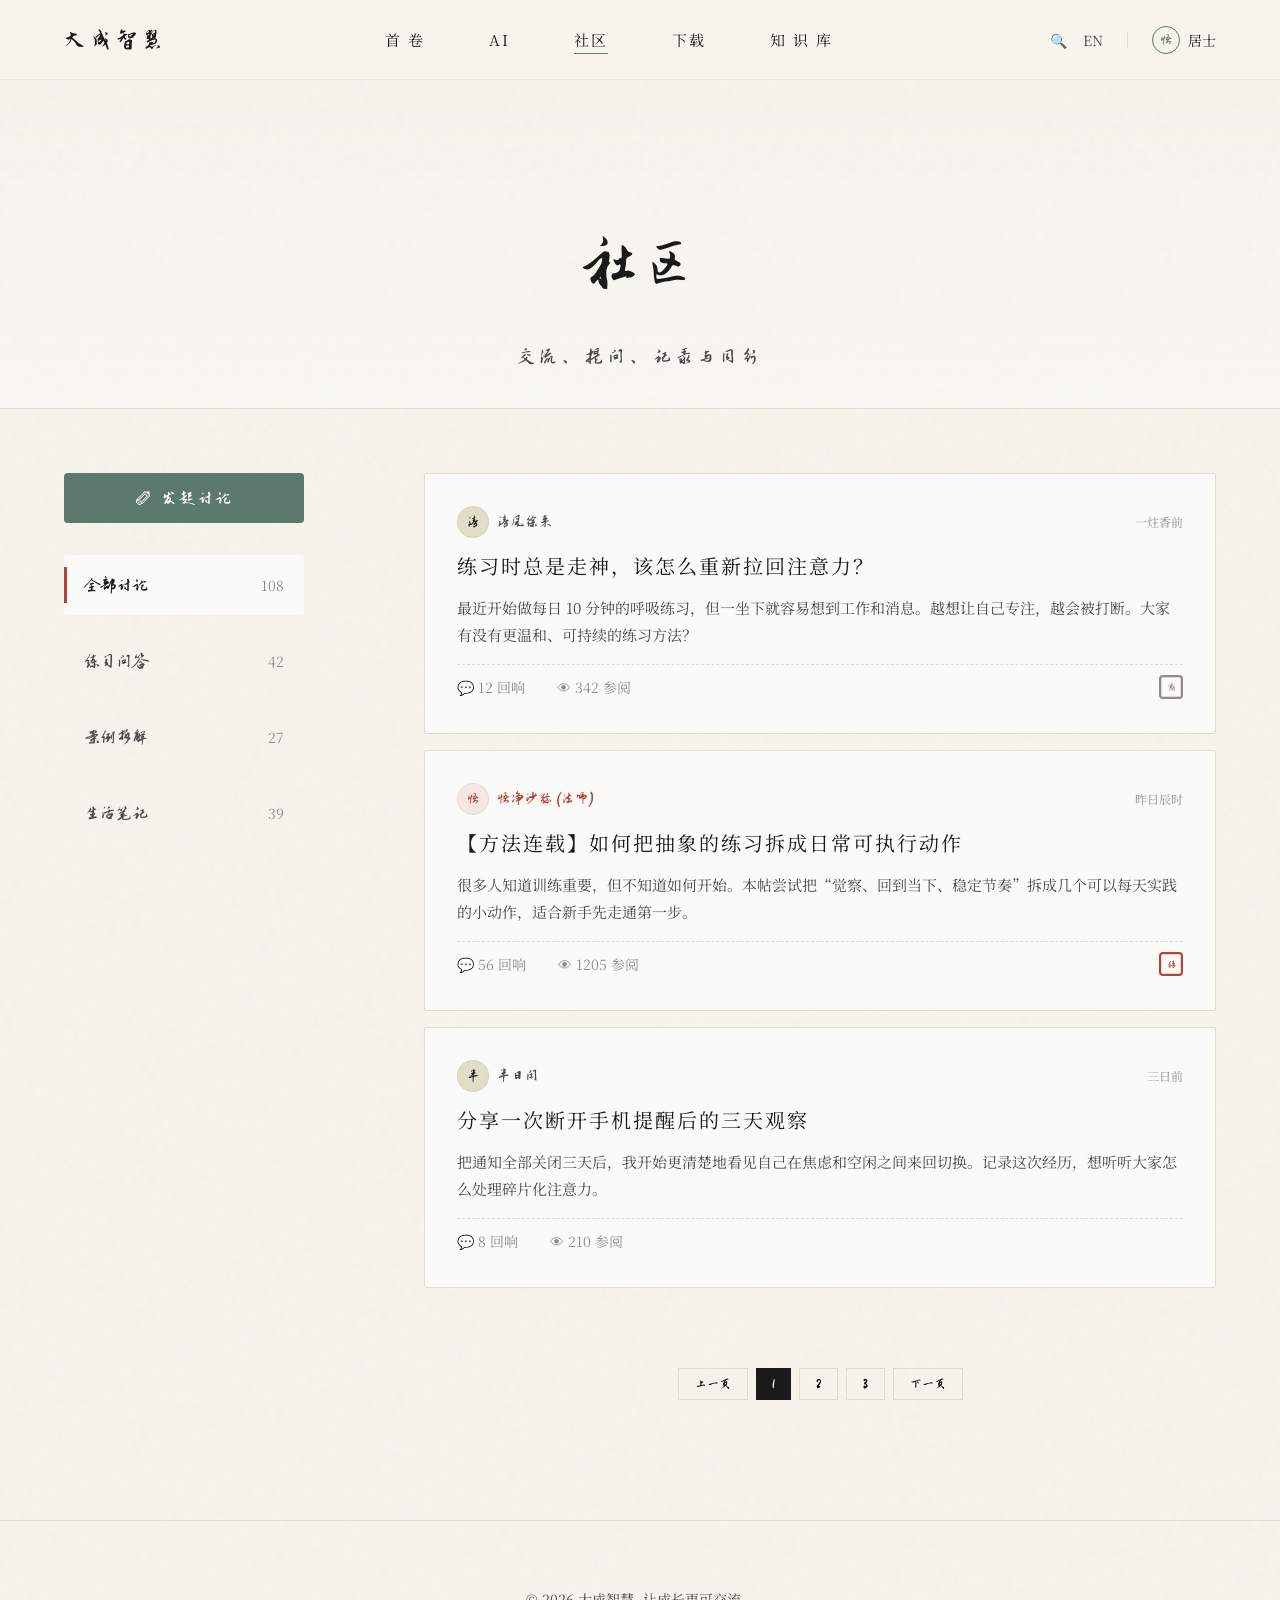
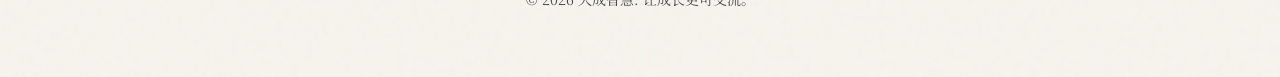
<file: community.html>
<!DOCTYPE html>
<html lang="zh-CN">
<head>
    <meta charset="UTF-8">
    <meta name="viewport" content="width=device-width, initial-scale=1.0">
    <title data-i18n="community.title">社区 - 交流与共建</title>
    <link rel="preconnect" href="https://fonts.googleapis.com">
    <link rel="preconnect" href="https://fonts.gstatic.com" crossorigin>
    <link href="https://fonts.googleapis.com/css2?family=Noto+Serif+SC:wght@300;400;600&family=Zhi+Mang+Xing&display=swap" rel="stylesheet">
    
    <link rel="stylesheet" href="css/style.css">
    <link rel="stylesheet" href="css/animations.css">
    <link rel="stylesheet" href="css/modals.css">
    <style>
        .community-header {
            padding: var(--space-xxl) 0 var(--space-lg);
            text-align: center;
            border-bottom: 1px solid var(--border-color);
            margin-bottom: var(--space-xl);
            background: linear-gradient(to bottom, transparent, rgba(250, 250, 248, 0.5));
        }

        .forum-layout {
            display: grid;
            grid-template-columns: 240px 1fr;
            gap: var(--space-xxl);
            align-items: start;
            margin-bottom: var(--space-xxl);
        }

        /* 左侧边栏 - 分类 */
        .sidebar {
            position: sticky;
            top: 120px;
        }

        .category-list {
            list-style: none;
            padding: 0;
            margin: 0;
        }

        .category-item {
            margin-bottom: var(--space-md);
        }

        .category-link {
            display: flex;
            align-items: center;
            justify-content: space-between;
            padding: 12px 20px;
            color: var(--text-secondary);
            font-family: var(--font-kai);
            font-size: 18px;
            border-radius: 4px;
            transition: all 0.3s ease;
            position: relative;
        }

        .category-link:hover, .category-link.active {
            background: var(--surface-color);
            color: var(--text-primary);
        }

        .category-link.active::before {
            content: '';
            position: absolute;
            left: 0;
            top: 50%;
            transform: translateY(-50%);
            width: 3px;
            height: 60%;
            background-color: var(--accent-red);
        }

        .category-count {
            font-size: 14px;
            color: var(--text-light);
            font-family: var(--font-serif);
        }

        /* 帖子列表 */
        .post-list {
            display: flex;
            flex-direction: column;
            gap: var(--space-md);
        }

        .post-card {
            background: var(--surface-color);
            border: 1px solid var(--border-color);
            padding: var(--space-lg);
            border-radius: 2px;
            transition: transform 0.3s, box-shadow 0.3s;
            cursor: pointer;
        }

        .post-card:hover {
            transform: translateY(-4px);
            box-shadow: 0 10px 30px rgba(0,0,0,0.03);
            border-color: rgba(92, 122, 107, 0.3);
        }

        .post-meta {
            display: flex;
            justify-content: space-between;
            align-items: center;
            margin-bottom: var(--space-sm);
        }

        .post-author {
            display: flex;
            align-items: center;
            gap: 8px;
            font-family: var(--font-kai);
            color: var(--text-secondary);
        }

        .author-avatar {
            width: 32px;
            height: 32px;
            border-radius: 50%;
            background: var(--border-color);
            display: flex;
            align-items: center;
            justify-content: center;
            color: var(--text-primary);
            font-size: 14px;
            border: 1px solid rgba(0,0,0,0.05);
        }

        .post-time {
            font-size: 12px;
            color: var(--text-light);
        }

        .post-title {
            font-size: 20px;
            margin-bottom: var(--space-sm);
            color: var(--text-primary);
        }

        .post-excerpt {
            color: var(--text-secondary);
            font-size: 15px;
            line-height: 1.8;
            margin-bottom: var(--space-md);
            display: -webkit-box;
            -webkit-line-clamp: 2;
            line-clamp: 2;
            -webkit-box-orient: vertical;
            overflow: hidden;
        }

        .post-footer {
            display: flex;
            gap: var(--space-lg);
            font-size: 14px;
            color: var(--text-light);
            border-top: 1px dashed var(--border-color);
            padding-top: var(--space-sm);
        }

        .post-stat {
            display: flex;
            align-items: center;
            gap: 4px;
        }

        /* 发帖按钮 */
        .btn-write {
            width: 100%;
            padding: 16px;
            background: var(--accent-green);
            color: #fff;
            border: none;
            border-radius: 4px;
            font-family: var(--font-kai);
            font-size: 18px;
            letter-spacing: 2px;
            cursor: pointer;
            margin-bottom: var(--space-lg);
            transition: background 0.3s;
            display: flex;
            justify-content: center;
            align-items: center;
            gap: 8px;
        }

        .btn-write:hover {
            background: #4a6356;
        }

        @media (max-width: 768px) {
            .forum-layout {
                grid-template-columns: 1fr;
            }
            .sidebar {
                position: static;
                margin-bottom: var(--space-xl);
            }
        }
    </style>
</head>
<body>
    <!-- 隐藏式导航栏触发区 -->
    <div class="nav-trigger-area"></div>
    
    <!-- 导航栏 -->
    <nav class="navbar" style="background: rgba(246, 244, 237, 0.98);">
        <div class="nav-container">
            <div class="nav-logo">
                <a href="index.html" data-i18n="common.brand.dacheng">大成智慧</a>
            </div>
            <ul class="nav-links">
                <li><a href="index.html" data-i18n="common.nav.home">首 卷</a></li>
                <li><a href="content.html" data-i18n="common.nav.ai">AI</a></li>
                <li><a href="community.html" class="active" data-i18n="common.nav.community">社区</a></li>
                <li><a href="download.html" data-i18n="common.nav.download">下载</a></li>
                <li><a href="auth.html" data-i18n="common.nav.knowledge">知 识 库</a></li>
            </ul>
            <div class="nav-controls">
                <button title="搜索" class="hover-ink" id="btnSearch" data-i18n-title="common.ui.search">🔍</button>
                <button type="button" title="切换语言" class="hover-ink" id="btnLang" data-lang-trigger data-i18n-title="common.ui.language">EN</button>
                <div style="width: 1px; height: 16px; background: var(--border-color); margin: 0 8px;"></div>
                <!-- 模拟已登录状态的用户入口 -->
                <a href="auth.html" title="个人主页" class="hover-ink" style="font-family: var(--font-serif); font-size: 14px; display: flex; align-items: center; gap: 8px;">
                    <div style="width: 28px; height: 28px; border-radius: 50%; border: 1px solid var(--accent-green); display: flex; align-items: center; justify-content: center; color: var(--accent-green); font-family: var(--font-kai);">悟</div>
                    <span data-i18n="common.nav.account">居士</span>
                </a>
            </div>
        </div>
    </nav>

    <div class="community-header animate-fade-in">
        <h1 style="font-family: 'Zhi Mang Xing', cursive; font-size: 64px; margin-bottom: var(--space-sm);" data-i18n="community.header.title">社区</h1>
        <p class="font-kai" style="color: var(--text-secondary); font-size: 20px; letter-spacing: 4px;" data-i18n="community.header.subtitle">交流、提问、记录与同行</p>
    </div>

    <main class="container forum-layout animate-slide-up" style="animation-delay: 0.2s;">
        <!-- 侧边栏 -->
        <aside class="sidebar">
            <button class="btn-write hover-ink">
                <span data-i18n="community.write">✐ 发起讨论</span>
            </button>
            
            <ul class="category-list">
                <li class="category-item">
                    <a href="#" class="category-link active">
                        <span data-i18n="community.category.all">全部讨论</span> <span class="category-count">108</span>
                    </a>
                </li>
                <li class="category-item">
                    <a href="#" class="category-link">
                        <span data-i18n="community.category.practice">练习问答</span> <span class="category-count">42</span>
                    </a>
                </li>
                <li class="category-item">
                    <a href="#" class="category-link">
                        <span data-i18n="community.category.case">案例拆解</span> <span class="category-count">27</span>
                    </a>
                </li>
                <li class="category-item">
                    <a href="#" class="category-link">
                        <span data-i18n="community.category.life">生活笔记</span> <span class="category-count">39</span>
                    </a>
                </li>
            </ul>
        </aside>

        <!-- 帖子列表区 -->
        <section class="post-list">
            
            <!-- 帖子 1 -->
            <article class="post-card">
                <div class="post-meta">
                    <div class="post-author">
                        <div class="author-avatar">清</div>
                        <span>清风徐来</span>
                    </div>
                    <span class="post-time" data-i18n="community.post1.time">一炷香前</span>
                </div>
                <h3 class="post-title" data-i18n="community.post1.title">练习时总是走神，该怎么重新拉回注意力？</h3>
                <p class="post-excerpt" data-i18n="community.post1.excerpt">最近开始做每日 10 分钟的呼吸练习，但一坐下就容易想到工作和消息。越想让自己专注，越会被打断。大家有没有更温和、可持续的练习方法？</p>
                <div class="post-footer">
                    <div class="post-stat" data-i18n-html="community.post1.stats"><span style="color: var(--accent-green);">💬</span> 12 回响</div>
                    <div class="post-stat" data-i18n-html="community.post1.views"><span>👁</span> 342 参阅</div>
                    <div class="post-stat" style="margin-left: auto;">
                        <span class="seal" style="width:24px; height:24px; font-size:10px; border-color:var(--text-light); color:var(--text-light); margin:0;">惑</span>
                    </div>
                </div>
            </article>

            <!-- 帖子 2 -->
            <article class="post-card">
                <div class="post-meta">
                    <div class="post-author">
                        <div class="author-avatar" style="background: rgba(181, 68, 52, 0.1); color: var(--accent-red);">悟</div>
                        <span style="color: var(--accent-red);">悟净沙弥 (法师)</span>
                    </div>
                    <span class="post-time" data-i18n="community.post2.time">昨日辰时</span>
                </div>
                <h3 class="post-title" data-i18n="community.post2.title">【方法连载】如何把抽象的练习拆成日常可执行动作</h3>
                <p class="post-excerpt" data-i18n="community.post2.excerpt">很多人知道训练重要，但不知道如何开始。本帖尝试把“觉察、回到当下、稳定节奏”拆成几个可以每天实践的小动作，适合新手先走通第一步。</p>
                <div class="post-footer">
                    <div class="post-stat" data-i18n-html="community.post2.stats"><span style="color: var(--accent-green);">💬</span> 56 回响</div>
                    <div class="post-stat" data-i18n-html="community.post2.views"><span>👁</span> 1205 参阅</div>
                    <div class="post-stat" style="margin-left: auto;">
                        <span class="seal" style="width:24px; height:24px; font-size:10px; margin:0;">精</span>
                    </div>
                </div>
            </article>

            <!-- 帖子 3 -->
            <article class="post-card">
                <div class="post-meta">
                    <div class="post-author">
                        <div class="author-avatar">半</div>
                        <span>半日闲</span>
                    </div>
                    <span class="post-time" data-i18n="community.post3.time">三日前</span>
                </div>
                <h3 class="post-title" data-i18n="community.post3.title">分享一次断开手机提醒后的三天观察</h3>
                <p class="post-excerpt" data-i18n="community.post3.excerpt">把通知全部关闭三天后，我开始更清楚地看见自己在焦虑和空闲之间来回切换。记录这次经历，想听听大家怎么处理碎片化注意力。</p>
                <div class="post-footer">
                    <div class="post-stat" data-i18n-html="community.post3.stats"><span style="color: var(--accent-green);">💬</span> 8 回响</div>
                    <div class="post-stat" data-i18n-html="community.post3.views"><span>👁</span> 210 参阅</div>
                </div>
            </article>

            <!-- 分页 -->
            <div style="display: flex; justify-content: center; gap: 8px; margin-top: var(--space-xl);">
                <button style="padding: 8px 16px; background: none; border: 1px solid var(--border-color); cursor: pointer;" class="font-kai hover-ink" data-i18n="community.pagination.prev">上一页</button>
                <button style="padding: 8px 16px; background: var(--text-primary); color: var(--bg-color); border: none; cursor: pointer;" class="font-kai">1</button>
                <button style="padding: 8px 16px; background: none; border: 1px solid var(--border-color); cursor: pointer;" class="font-kai hover-ink">2</button>
                <button style="padding: 8px 16px; background: none; border: 1px solid var(--border-color); cursor: pointer;" class="font-kai hover-ink">3</button>
                <button style="padding: 8px 16px; background: none; border: 1px solid var(--border-color); cursor: pointer;" class="font-kai hover-ink" data-i18n="community.pagination.next">下一页</button>
            </div>

        </section>
    </main>

    <div class="overlay-modal" id="searchModal">
        <button class="modal-close" type="button" data-close-modal="searchModal">✕</button>
        <div class="search-container">
            <div class="search-input-wrapper">
                <input type="text" class="search-input" data-i18n-placeholder="common.search.placeholder" placeholder="输入关键字..." autofocus>
            </div>
        </div>
    </div>

    <footer class="footer">
        <p data-i18n="community.footer">&copy; 2026 大成智慧. 让成长更可交流。</p>
    </footer>

    <script src="js/site.js"></script>
</body>
</html>
</file>
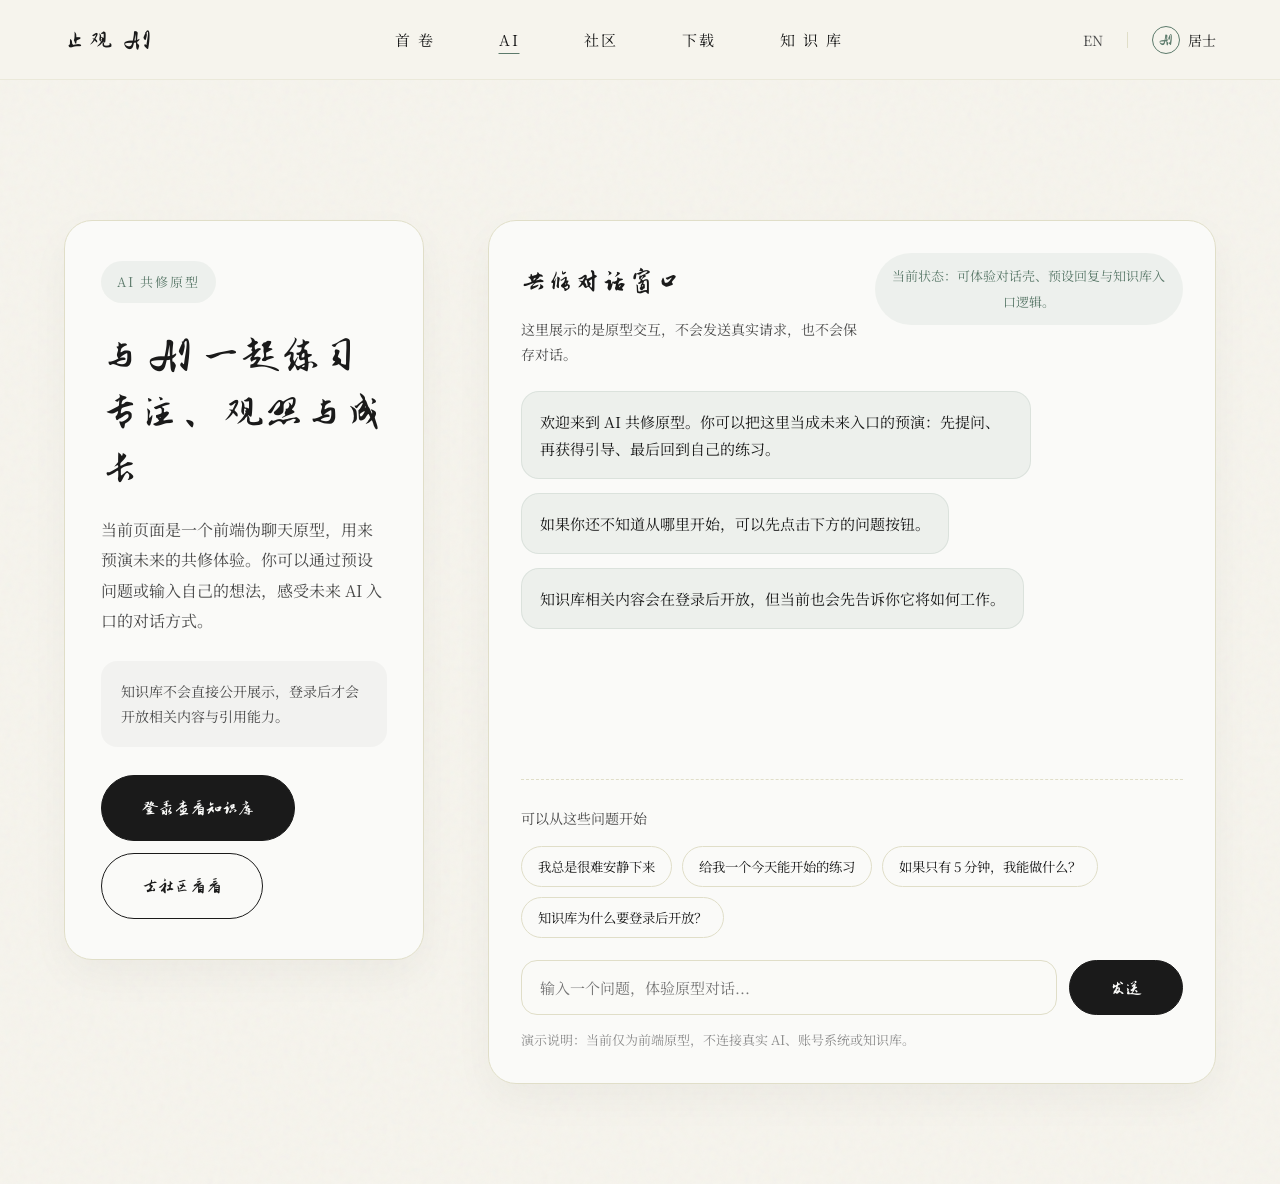
<file: content.html>
<!DOCTYPE html>
<html lang="zh-CN">
<head>
    <meta charset="UTF-8">
    <meta name="viewport" content="width=device-width, initial-scale=1.0">
    <title data-i18n="ai.title">AI - 止观 AI</title>
    <link rel="preconnect" href="https://fonts.googleapis.com">
    <link rel="preconnect" href="https://fonts.gstatic.com" crossorigin>
    <link href="https://fonts.googleapis.com/css2?family=Noto+Serif+SC:wght@300;400;600&family=Zhi+Mang+Xing&display=swap" rel="stylesheet">
    <link rel="stylesheet" href="css/style.css">
    <link rel="stylesheet" href="css/animations.css">
    <link rel="stylesheet" href="css/modals.css">
    <style>
        .ai-shell {
            padding: 140px 0 100px;
        }

        .ai-layout {
            display: grid;
            grid-template-columns: minmax(0, 360px) minmax(0, 1fr);
            gap: var(--space-xl);
            align-items: start;
        }

        .ai-panel,
        .chat-panel {
            background: var(--surface-color);
            border: 1px solid var(--border-color);
            border-radius: 28px;
            box-shadow: 0 16px 40px rgba(26, 26, 26, 0.04);
        }

        .ai-panel {
            padding: 40px 36px;
            position: sticky;
            top: 120px;
        }

        .ai-badge {
            display: inline-flex;
            align-items: center;
            gap: 8px;
            padding: 8px 16px;
            border-radius: 999px;
            background: rgba(92, 122, 107, 0.08);
            color: var(--accent-green);
            font-size: 13px;
            letter-spacing: 2px;
            margin-bottom: 24px;
        }

        .ai-title {
            font-size: 42px;
            line-height: 1.35;
            margin-bottom: 18px;
        }

        .ai-desc {
            color: var(--text-secondary);
            font-size: 16px;
            line-height: 1.9;
            margin-bottom: 24px;
        }

        .ai-note {
            padding: 18px 20px;
            border-radius: 16px;
            background: rgba(26, 26, 26, 0.03);
            color: var(--text-secondary);
            font-size: 14px;
            line-height: 1.8;
            margin-bottom: 28px;
        }

        .ai-actions {
            display: flex;
            flex-wrap: wrap;
            gap: 12px;
        }

        .chat-panel {
            padding: 32px;
        }

        .chat-header {
            display: flex;
            justify-content: space-between;
            gap: 16px;
            align-items: flex-start;
            margin-bottom: 24px;
        }

        .chat-title {
            font-size: 28px;
            margin-bottom: 8px;
        }

        .chat-desc {
            font-size: 14px;
            line-height: 1.8;
            color: var(--text-secondary);
            max-width: 560px;
        }

        .chat-status {
            min-width: 150px;
            padding: 10px 14px;
            border-radius: 999px;
            background: rgba(92, 122, 107, 0.08);
            color: var(--accent-green);
            font-size: 13px;
            text-align: center;
        }

        .chat-window {
            display: flex;
            flex-direction: column;
            gap: 14px;
            min-height: 360px;
            max-height: 520px;
            overflow-y: auto;
            padding-right: 8px;
        }

        .chat-message {
            max-width: 78%;
            padding: 16px 18px;
            border-radius: 18px;
            line-height: 1.8;
            font-size: 15px;
            white-space: pre-wrap;
            word-break: break-word;
        }

        .chat-message.assistant {
            align-self: flex-start;
            background: rgba(92, 122, 107, 0.08);
            border: 1px solid rgba(92, 122, 107, 0.12);
            color: var(--text-primary);
        }

        .chat-message.user {
            align-self: flex-end;
            background: var(--text-primary);
            color: var(--surface-color);
        }

        .chat-prompt-block {
            margin-top: 28px;
            padding-top: 24px;
            border-top: 1px dashed var(--border-color);
        }

        .chat-prompt-title {
            margin-bottom: 14px;
            color: var(--text-secondary);
            font-size: 14px;
        }

        .chat-prompts {
            display: flex;
            flex-wrap: wrap;
            gap: 10px;
            margin-bottom: 22px;
        }

        .chat-prompt {
            padding: 10px 16px;
            border-radius: 999px;
            border: 1px solid var(--border-color);
            background: transparent;
            font-family: var(--font-serif);
            color: var(--text-primary);
            cursor: pointer;
            transition: all 0.3s ease;
        }

        .chat-prompt:hover {
            border-color: var(--accent-green);
            color: var(--accent-green);
            background: rgba(92, 122, 107, 0.05);
        }

        .chat-composer {
            display: flex;
            gap: 12px;
        }

        .chat-input {
            flex: 1;
            padding: 16px 18px;
            border-radius: 16px;
            border: 1px solid var(--border-color);
            background: rgba(250, 250, 248, 0.8);
            font-family: var(--font-serif);
            font-size: 15px;
            color: var(--text-primary);
        }

        .chat-input:focus {
            outline: none;
            border-color: var(--accent-green);
        }

        .chat-disclaimer {
            margin-top: 14px;
            color: var(--text-light);
            font-size: 13px;
            line-height: 1.7;
        }

        @media (max-width: 980px) {
            .ai-layout {
                grid-template-columns: 1fr;
            }

            .ai-panel {
                position: static;
            }

            .chat-header {
                flex-direction: column;
            }
        }

        @media (max-width: 640px) {
            .ai-shell {
                padding-top: 120px;
            }

            .ai-panel,
            .chat-panel {
                padding: 24px;
            }

            .ai-title {
                font-size: 34px;
            }

            .chat-message {
                max-width: 100%;
            }

            .chat-composer {
                flex-direction: column;
            }
        }
    </style>
</head>
<body>
    <div class="nav-trigger-area"></div>

    <nav class="navbar" style="background: rgba(246, 244, 237, 0.98);">
        <div class="nav-container">
            <div class="nav-logo">
                <a href="index.html" data-i18n="common.brand.zhiguan">止观 AI</a>
            </div>
            <ul class="nav-links">
                <li><a href="index.html" data-i18n="common.nav.home">首 卷</a></li>
                <li><a href="content.html" class="active" data-i18n="common.nav.ai">AI</a></li>
                <li><a href="community.html" data-i18n="common.nav.community">社区</a></li>
                <li><a href="download.html" data-i18n="common.nav.download">下载</a></li>
                <li><a href="auth.html" data-i18n="common.nav.knowledge">知 识 库</a></li>
            </ul>
            <div class="nav-controls">
                <button type="button" title="切换语言" class="hover-ink" id="btnLang" data-lang-trigger data-i18n-title="common.ui.language">EN</button>
                <div style="width: 1px; height: 16px; background: var(--border-color); margin: 0 8px;"></div>
                <a href="auth.html" title="个人主页" class="hover-ink" style="font-family: var(--font-serif); font-size: 14px; display: flex; align-items: center; gap: 8px;">
                    <div style="width: 28px; height: 28px; border-radius: 50%; border: 1px solid var(--accent-green); display: flex; align-items: center; justify-content: center; color: var(--accent-green); font-family: var(--font-kai);">AI</div>
                    <span data-i18n="common.nav.account">居士</span>
                </a>
            </div>
        </div>
    </nav>

    <main class="ai-shell">
        <div class="container ai-layout">
            <section class="ai-panel animate-slide-up">
                <div class="ai-badge" data-i18n="ai.badge">AI 共修原型</div>
                <h1 class="ai-title font-kai" data-i18n="ai.hero.title">与 AI 一起练习专注、观照与成长</h1>
                <p class="ai-desc" data-i18n="ai.hero.desc">当前页面是一个前端伪聊天原型，用来预演未来的共修体验。你可以通过预设问题或输入自己的想法，感受未来 AI 入口的对话方式。</p>
                <div class="ai-note" data-i18n="ai.hero.note">知识库不会直接公开展示，登录后才会开放相关内容与引用能力。</div>
                <div class="ai-actions">
                    <a class="btn-cta primary" href="auth.html" data-i18n="ai.hero.login">登录查看知识库</a>
                    <a class="btn-cta" href="community.html" data-i18n="ai.hero.community">去社区看看</a>
                </div>
            </section>

            <section class="chat-panel animate-fade-in">
                <div class="chat-header">
                    <div>
                        <h2 class="chat-title font-kai" data-i18n="ai.chat.title">共修对话窗口</h2>
                        <p class="chat-desc" data-i18n="ai.chat.desc">这里展示的是原型交互，不会发送真实请求，也不会保存对话。</p>
                    </div>
                    <div class="chat-status" data-i18n="ai.status">当前状态：可体验对话壳、预设回复与知识库入口逻辑。</div>
                </div>

                <div class="chat-window" id="chatWindow" aria-live="polite"></div>

                <div class="chat-prompt-block">
                    <div class="chat-prompt-title" data-i18n="ai.suggestions.title">可以从这些问题开始</div>
                    <div class="chat-prompts">
                        <button class="chat-prompt" type="button" data-prompt-key="calm" data-i18n="ai.suggestion.1">我总是很难安静下来</button>
                        <button class="chat-prompt" type="button" data-prompt-key="today" data-i18n="ai.suggestion.2">给我一个今天能开始的练习</button>
                        <button class="chat-prompt" type="button" data-prompt-key="five" data-i18n="ai.suggestion.3">如果只有 5 分钟，我能做什么？</button>
                        <button class="chat-prompt" type="button" data-prompt-key="knowledge" data-i18n="ai.suggestion.4">知识库为什么要登录后开放？</button>
                    </div>

                    <form class="chat-composer" id="chatComposer">
                        <input class="chat-input" id="chatInput" type="text" data-i18n-placeholder="ai.input.placeholder" placeholder="输入一个问题，体验原型对话..." autocomplete="off">
                        <button class="btn-cta primary" type="submit" data-i18n="ai.send">发送</button>
                    </form>
                    <p class="chat-disclaimer" data-i18n="ai.disclaimer">演示说明：当前仅为前端原型，不连接真实 AI、账号系统或知识库。</p>
                </div>
            </section>
        </div>
    </main>

    <script>
        document.addEventListener('DOMContentLoaded', () => {
            const chatWindow = document.getElementById('chatWindow');
            const chatComposer = document.getElementById('chatComposer');
            const chatInput = document.getElementById('chatInput');
            const promptButtons = document.querySelectorAll('.chat-prompt');

            const chatCopy = {
                'zh-CN': {
                    starters: [
                        { role: 'assistant', text: '欢迎来到 AI 共修原型。你可以把这里当成未来入口的预演：先提问、再获得引导、最后回到自己的练习。' },
                        { role: 'assistant', text: '如果你还不知道从哪里开始，可以先点击下方的问题按钮。' },
                        { role: 'assistant', text: '知识库相关内容会在登录后开放，但当前也会先告诉你它将如何工作。' }
                    ],
                    prompts: {
                        calm: {
                            user: '我总是很难安静下来',
                            reply: '先不要急着追求“安静”。你可以从 3 分钟开始，只观察呼吸有没有变浅、肩膀有没有紧、注意力什么时候跑开。训练的第一步不是压住念头，而是看见它。'
                        },
                        today: {
                            user: '给我一个今天能开始的练习',
                            reply: '今天先做一个最小练习：找一个不会被打扰的地方，坐下 5 分钟，只做两件事：感觉呼吸，发现走神就回来。结束后写下一句观察。'
                        },
                        five: {
                            user: '如果只有 5 分钟，我能做什么？',
                            reply: '可以做一个 5 分钟版本：1 分钟安顿身体，3 分钟观察呼吸，1 分钟记录现在的状态。时间很短也没关系，稳定比强度更重要。'
                        },
                        knowledge: {
                            user: '知识库为什么要登录后开放？',
                            reply: '因为知识库未来不只是公开资料页，而是会与个人练习记录、引用内容和后续私有能力联动。当前原型先把入口逻辑收口到登录页。'
                        }
                    },
                    fallback: '这是一个演示原型，所以我现在会给出预置式回应：你的问题很适合进入“AI + 知识库 + 个人成长记录”的闭环，后续版本会把这些连接起来。'
                },
                en: {
                    starters: [
                        { role: 'assistant', text: 'Welcome to the AI practice prototype. Think of this as a preview of the future entry point: ask first, receive guidance, then return to your own practice.' },
                        { role: 'assistant', text: 'If you do not know where to begin, start with one of the suggested prompts below.' },
                        { role: 'assistant', text: 'The knowledge area will open after sign-in, but this prototype can already show how the flow is meant to work.' }
                    ],
                    prompts: {
                        calm: {
                            user: 'I cannot settle down at all',
                            reply: 'Do not chase perfect stillness yet. Start with three minutes and simply notice your breathing, your shoulders, and the moment your attention drifts. The first step is not suppression. It is noticing.'
                        },
                        today: {
                            user: 'Give me one practice I can do today',
                            reply: 'Try the smallest useful version today: sit somewhere quiet for five minutes, feel the breath, and each time you drift, return once. Then write down one sentence about what you noticed.'
                        },
                        five: {
                            user: 'What can I do if I only have 5 minutes?',
                            reply: 'Use a five-minute structure: 1 minute to settle the body, 3 minutes to watch the breath, and 1 minute to record your state. Short is fine. Consistency matters more than intensity.'
                        },
                        knowledge: {
                            user: 'Why is the knowledge area sign-in only?',
                            reply: 'Because the knowledge area is meant to connect with personal practice records, references, and later private features. In this prototype, the entry flow is already aligned through sign-in.'
                        }
                    },
                    fallback: 'This is only a prototype, so the reply is preset for now: your question fits the future loop of AI guidance, knowledge support, and personal growth records.'                }
            };

            const detectPromptKey = (value) => {
                const normalized = value.toLowerCase();
                if (normalized.includes('5')) return 'five';
                if (normalized.includes('安静') || normalized.includes('settle')) return 'calm';
                if (normalized.includes('今天') || normalized.includes('today')) return 'today';
                if (normalized.includes('知识库') || normalized.includes('knowledge')) return 'knowledge';
                return null;
            };

            const appendMessage = (role, text) => {
                const bubble = document.createElement('div');
                bubble.className = `chat-message ${role}`;
                bubble.textContent = text;
                chatWindow.appendChild(bubble);
                chatWindow.scrollTop = chatWindow.scrollHeight;
            };

            const currentLang = () => {
                return localStorage.getItem('site-language') === 'en' ? 'en' : 'zh-CN';
            };

            const renderStarters = () => {
                chatWindow.innerHTML = '';
                chatCopy[currentLang()].starters.forEach((entry) => appendMessage(entry.role, entry.text));
            };

            const respond = (text, promptKey) => {
                const lang = currentLang();
                const pack = chatCopy[lang];
                const key = promptKey || detectPromptKey(text);

                appendMessage('user', text);
                window.setTimeout(() => {
                    if (key && pack.prompts[key]) {
                        appendMessage('assistant', pack.prompts[key].reply);
                    } else {
                        appendMessage('assistant', pack.fallback);
                    }
                }, 240);
            };

            promptButtons.forEach((button) => {
                button.addEventListener('click', () => {
                    const lang = currentLang();
                    const promptKey = button.dataset.promptKey;
                    const text = chatCopy[lang].prompts[promptKey].user;
                    respond(text, promptKey);
                });
            });

            chatComposer.addEventListener('submit', (event) => {
                event.preventDefault();
                const value = chatInput.value.trim();
                if (!value) return;
                respond(value);
                chatInput.value = '';
            });

            document.addEventListener('site:languagechange', () => {
                renderStarters();
            });

            renderStarters();
        });
    </script>
    <script src="js/site.js"></script>
</body>
</html>
</file>
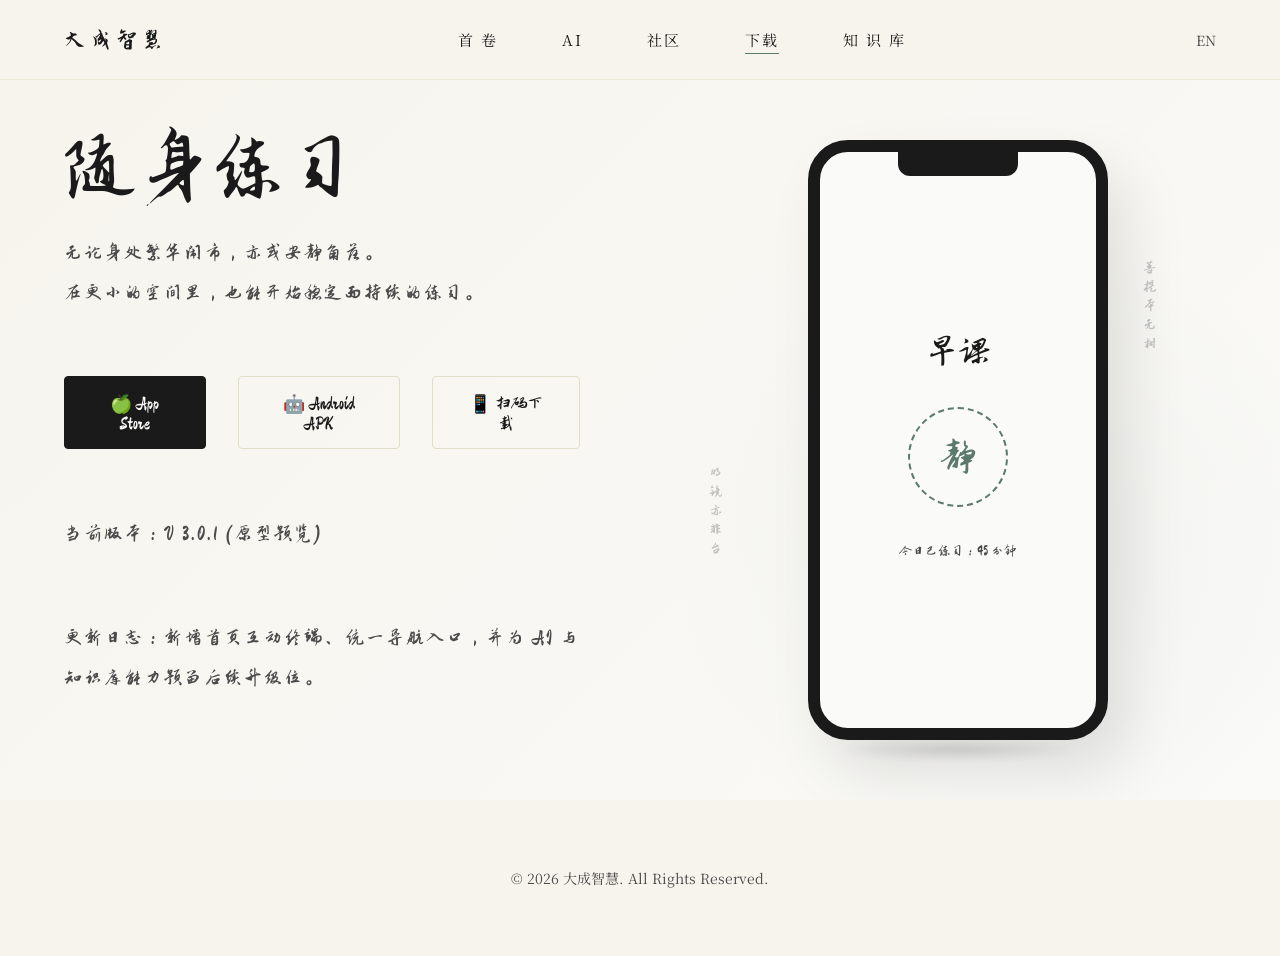
<file: download.html>
﻿<!DOCTYPE html>
<html lang="zh-CN">
<head>
    <meta charset="UTF-8">
    <meta name="viewport" content="width=device-width, initial-scale=1.0">
    <title data-i18n="download.title">下载 - 止观 AI</title>
    <link rel="preconnect" href="https://fonts.googleapis.com">
    <link rel="preconnect" href="https://fonts.gstatic.com" crossorigin>
    <link href="https://fonts.googleapis.com/css2?family=Noto+Serif+SC:wght@300;400;600&family=Zhi+Mang+Xing&display=swap" rel="stylesheet">
    
    <link rel="stylesheet" href="css/style.css">
    <link rel="stylesheet" href="css/animations.css">
    <link rel="stylesheet" href="css/modals.css">
    <style>
        .download-hero {
            position: relative;
            min-height: 80vh;
            display: flex;
            align-items: center;
            overflow: hidden;
            background: linear-gradient(135deg, rgba(246, 244, 237, 1) 0%, rgba(250, 250, 248, 1) 100%);
        }

        .hero-bg-graphic {
            position: absolute;
            right: -10%;
            top: 10%;
            width: 800px;
            height: 800px;
            border-radius: 50%;
            background: radial-gradient(circle, rgba(92, 122, 107, 0.05) 0%, transparent 60%);
            z-index: 0;
            pointer-events: none;
        }

        .download-content {
            display: grid;
            grid-template-columns: 1fr 1fr;
            gap: var(--space-xxl);
            align-items: center;
            position: relative;
            z-index: 10;
        }

        .text-panel h1 {
            font-family: 'Zhi Mang Xing', cursive;
            font-size: 80px;
            color: var(--text-primary);
            margin-bottom: var(--space-md);
            line-height: 1.2;
        }

        .text-panel p {
            font-size: 20px;
            color: var(--text-secondary);
            font-family: var(--font-kai);
            letter-spacing: 2px;
            margin-bottom: var(--space-xl);
        }

        .download-options {
            display: flex;
            gap: var(--space-lg);
            margin-bottom: var(--space-xl);
        }

        .btn-download {
            display: flex;
            align-items: center;
            gap: 12px;
            padding: 16px 32px;
            background: transparent;
            border: 1px solid var(--border-color);
            color: var(--text-primary);
            font-family: var(--font-kai);
            font-size: 18px;
            border-radius: 4px;
            cursor: pointer;
            transition: all 0.3s;
        }

        .btn-download:hover {
            border-color: var(--accent-green);
            background: rgba(92, 122, 107, 0.05);
            transform: translateY(-2px);
        }

        .btn-download.primary {
            background: var(--text-primary);
            color: var(--surface-color);
            border-color: var(--text-primary);
        }

        .btn-download.primary:hover {
            background: var(--accent-green);
            border-color: var(--accent-green);
            color: white;
        }

        .version-info {
            font-size: 14px;
            color: var(--text-light);
            font-family: var(--font-serif);
        }

        /* 手机 Mockup 容器 */
        .mockup-panel {
            position: relative;
            display: flex;
            justify-content: center;
        }

        .phone-mockup {
            width: 300px;
            height: 600px;
            border: 12px solid var(--text-primary);
            border-radius: 40px;
            background: var(--surface-color);
            position: relative;
            box-shadow: 20px 30px 60px rgba(0, 0, 0, 0.1);
            overflow: hidden;
            display: flex;
            flex-direction: column;
            align-items: center;
            justify-content: center;
            padding: 20px;
        }

        /* 手机内部屏幕画面占位 */
        .phone-screen-content {
            text-align: center;
        }

        /* 模拟禅文化页面 */
        .phone-screen-bg {
             background: linear-gradient(180deg, rgba(235, 233, 222, 1) 0%, rgba(246, 244, 237, 1) 100%);
             position: absolute;
             top: 0; left: 0; right: 0; bottom: 0;
             z-index: -1;
        }

        .mockup-panel::before {
            content: '';
            position: absolute;
            bottom: -20px;
            left: 50%;
            transform: translateX(-50%);
            width: 260px;
            height: 20px;
            background: radial-gradient(ellipse at center, rgba(0,0,0,0.15) 0%, transparent 70%);
            border-radius: 50%;
            filter: blur(4px);
            z-index: -1;
        }

        /* 悬浮装饰物 */
        .floating-element {
            position: absolute;
            font-family: var(--font-kai);
            color: var(--text-light);
            opacity: 0.5;
            writing-mode: vertical-rl;
            letter-spacing: 4px;
        }

        .float-1 { top: 20%; right: 10%; animation: floatMisty 8s infinite ease-in-out; }
        .float-2 { bottom: 30%; left: 0%; animation: floatMisty 12s infinite ease-in-out reverse; }
        
        @media (max-width: 968px) {
            .download-content {
                grid-template-columns: 1fr;
                text-align: center;
            }
            .text-panel, .download-options {
                justify-content: center;
            }
            .download-options {
                flex-wrap: wrap;
            }
        }
    </style>
</head>
<body>
    <!-- 隐藏式导航栏触发区 -->
    <div class="nav-trigger-area"></div>
    
    <!-- 导航栏 -->
    <nav class="navbar" style="background: rgba(246, 244, 237, 0.98);">
        <div class="nav-container">
            <div class="nav-logo">
                <a href="index.html" data-i18n="common.brand.dacheng">大成智慧</a>
            </div>
            <ul class="nav-links">
                <li><a href="index.html" data-i18n="common.nav.home">首 卷</a></li>
                <li><a href="content.html" data-i18n="common.nav.ai">AI</a></li>
                <li><a href="community.html" data-i18n="common.nav.community">社区</a></li>
                <li><a href="download.html" class="active" data-i18n="common.nav.download">下载</a></li>
                <li><a href="auth.html" data-i18n="common.nav.knowledge">知 识 库</a></li>
            </ul>
            <div class="nav-controls">
                <button type="button" title="切换语言" class="hover-ink" id="btnLang" data-lang-trigger data-i18n-title="common.ui.language">EN</button>
            </div>
        </div>
    </nav>

    <header class="download-hero">
        <div class="hero-bg-graphic"></div>
        
        <div class="container download-content">
            <!-- 文字介绍左侧 -->
            <div class="text-panel animate-slide-up">
                <h1 data-i18n="download.hero.title">随身练习</h1>
                <p data-i18n-html="download.hero.desc">无论身处繁华闹市，亦或安静角落。<br>在更小的空间里，也能开始稳定而持续的练习。</p>
                
                <div class="download-options stagger-1 animate-slide-up">
                    <button class="btn-download primary hover-ink" type="button">
                        <span data-i18n="download.store.ios">🍏 App Store</span>
                    </button>
                    <button class="btn-download hover-ink" type="button">
                        <span data-i18n="download.store.android">🤖 Android APK</span>
                    </button>
                    <button class="btn-download hover-ink" type="button">
                        <span data-i18n="download.store.qr">📱 扫码下载</span>
                    </button>
                </div>
                
                <div class="version-info stagger-2 animate-slide-up">
                    <p data-i18n="download.version.current">当前版本：V 3.0.1 (原型预览)</p>
                    <p data-i18n="download.version.log">更新日志：新增首页互动终端、统一导航入口，并为 AI 与知识库能力预留后续升级位。</p>
                </div>
            </div>

            <!-- 手机 Mockup 右侧 -->
            <div class="mockup-panel animate-fade-in" style="animation-delay: 0.4s; opacity: 0;">
                <div class="floating-element float-1" data-i18n="download.float1">菩提本无树</div>
                <div class="floating-element float-2" data-i18n="download.float2">明镜亦非台</div>
                
                <div class="phone-mockup">
                    <div class="phone-screen-bg"></div>
                    <!-- 模拟刘海/摄像头 -->
                    <div style="position: absolute; top: 0; left: 50%; transform: translateX(-50%); width: 120px; height: 24px; background: var(--text-primary); border-bottom-left-radius: 12px; border-bottom-right-radius: 12px;"></div>
                    
                    <div class="phone-screen-content">
                         <div style="font-family: 'Zhi Mang Xing', cursive; font-size: 36px; margin-bottom: 20px; color: var(--text-primary);" data-i18n="download.mockup.title">早课</div>
                         <div style="width: 100px; height: 100px; border-radius: 50%; border: 2px dashed var(--accent-green); margin: 0 auto 30px; display: flex; align-items:center; justify-content:center; color: var(--accent-green);">
                             <span style="font-family: var(--font-kai); font-size: 40px;" data-i18n="download.mockup.center">静</span>
                         </div>
                         <p style="font-family: var(--font-kai); font-size: 14px; color: var(--text-secondary);" data-i18n="download.mockup.time">今日已练习：45 分钟</p>
                    </div>
                </div>
            </div>
        </div>
    </header>

    <footer class="footer" style="margin-top: 0; border-top: none; background: var(--bg-color);">
        <p data-i18n="download.footer">&copy; 2026 大成智慧. All Rights Reserved.</p>
    </footer>

    <script src="js/site.js"></script>
</body>
</html>
</file>
<file: css/style.css>
:root {
    --bg-color: #F6F4ED; /* 宣纸白 */
    --surface-color: #FAFAF8; /* 透页白 */
    --text-primary: #1A1A1A; /* 浓墨 */
    --text-secondary: #4A4A4A; /* 淡墨 */
    --text-light: #8C8C8C; /* 银灰 */
    --accent-red: #B54434; /* 朱砂 */
    --accent-green: #5C7A6B; /* 竹青 */
    --accent-gold: #B89B72; /* 沉香 */
    --border-color: #E0DEC8; /* 纸纹 */
    
    --font-serif: "Noto Serif SC", "STSong", "SimSun", "Songti SC", serif;
    --font-kai: "KaiTi", "STKaiti", "Kaiti SC", "Zhi Mang Xing", serif;
    
    --space-sm: 8px;
    --space-md: 16px;
    --space-lg: 32px;
    --space-xl: 64px;
    --space-xxl: 120px;
}

/* Reset & Base */
* {
    margin: 0;
    padding: 0;
    box-sizing: border-box;
}

body {
    background-color: var(--bg-color);
    color: var(--text-primary);
    font-family: var(--font-serif);
    font-size: 15px; /* Restored elegant size */
    line-height: 2;
    overflow-x: hidden;
    transition: margin-top 0.5s cubic-bezier(0.2, 0.8, 0.2, 1);
    margin-top: 0;
    /* Subtle paper texture */
    background-image: url("data:image/svg+xml,%3Csvg viewBox='0 0 200 200' xmlns='http://www.w3.org/2000/svg'%3E%3Cfilter id='noiseFilter'%3E%3CfeTurbulence type='fractalNoise' baseFrequency='0.85' numOctaves='3' stitchTiles='stitch'/%3E%3C/filter%3E%3Crect width='100%25' height='100%25' filter='url(%23noiseFilter)' opacity='0.04'/%3E%3C/svg%3E");
}

h1, h2, h3, h4, h5, h6 {
    font-weight: 400;
    letter-spacing: 2px;
}

a {
    color: inherit;
    text-decoration: none;
    transition: color 0.4s ease;
}

a:hover {
    color: var(--accent-green);
}

.container {
    max-width: 1400px;
    margin: 0 auto;
    padding: 0 var(--space-xl);
}

/* Typography styles */
.text-vertical {
    writing-mode: vertical-rl;
    text-orientation: mixed;
    letter-spacing: 8px;
}
.text-vertical-upright {
    writing-mode: vertical-rl;
    text-orientation: upright;
    letter-spacing: 8px;
}

.seal {
    display: inline-flex;
    align-items: center;
    justify-content: center;
    width: 36px;
    height: 36px;
    border: 2px solid var(--accent-red);
    color: var(--accent-red);
    font-family: var(--font-kai);
    font-size: 14px;
    line-height: 1;
    text-align: center;
    border-radius: 4px; /* Slight rounding for carved look */
    margin-top: var(--space-md);
    padding: 4px;
    box-shadow: inset 0 0 0 1px rgba(181, 68, 52, 0.2);
}

/* Navigation - Hidden by Default, Hover to reveal */
.nav-trigger-area {
    position: fixed;
    top: 0;
    left: 0;
    width: 100%;
    height: 40px; /* Trigger zone */
    z-index: 1001; 
}

.navbar {
    position: fixed;
    top: 0;
    left: 0;
    width: 100%;
    height: 80px;
    display: flex;
    align-items: center;
    background: rgba(246, 244, 237, 0.95);
    backdrop-filter: blur(10px);
    z-index: 1000;
    border-bottom: 1px solid rgba(224, 222, 200, 0.5);
    border-bottom: 1px solid rgba(224, 222, 200, 0.5);
    transform: translateY(-100%); /* Hidden when scrolling down by default */
    transition: transform 0.5s cubic-bezier(0.2, 0.8, 0.2, 1);
}

/* Base logic: Visible when Hovered OR when at the Top (not scrolled) */
body:not(.is-scrolled) .navbar,
.nav-trigger-area:hover ~ .navbar,
.navbar:hover {
    transform: translateY(0); 
}

/* Push down effect logic for Hero */
body {
    transition: margin-top 0.5s cubic-bezier(0.2, 0.8, 0.2, 1);
}

body:not(.is-scrolled),
body:has(.nav-trigger-area:hover),
body:has(.navbar:hover) {
    margin-top: 80px; 
}

.nav-container {
    display: flex;
    justify-content: space-between;
    align-items: center;
    width: 100%;
    max-width: 1600px;
    margin: 0 auto;
    padding: 0 var(--space-xl);
}

.nav-logo a {
    font-size: 24px;
    letter-spacing: 4px;
    font-family: var(--font-kai);
}

.nav-links {
    display: flex;
    gap: var(--space-xl);
    list-style: none;
}

.nav-links li a {
    font-size: 15px;
    letter-spacing: 2px;
    position: relative;
    padding-bottom: 4px;
}

.nav-links li a::after {
    content: '';
    position: absolute;
    bottom: 0;
    left: 50%;
    transform: translateX(-50%);
    width: 0;
    height: 1px;
    background-color: var(--accent-green);
    transition: width 0.4s ease;
}

.nav-links li a:hover::after, .nav-links li a.active::after {
    width: 100%;
}

.nav-controls {
    display: flex;
    gap: var(--space-md);
    align-items: center;
}

.nav-controls button {
    background: none;
    border: none;
    cursor: pointer;
    font-family: var(--font-serif);
    font-size: 14px;
    color: var(--text-secondary);
    transition: color 0.3s;
}

.nav-controls button:hover {
    color: var(--accent-green);
}

/* Hero Section */
.hero {
    min-height: 100vh;
    padding: 160px 0 120px 0;
    display: flex;
    align-items: center;
    justify-content: center;
    position: relative;
    overflow: hidden;
}

.hero-bg {
    position: absolute;
    top: 0;
    left: 0;
    width: 100%;
    height: 100%;
    z-index: -1;
    background: linear-gradient(to bottom, rgba(246, 244, 237, 0) 0%, rgba(246, 244, 237, 1) 100%),
                radial-gradient(circle at 70% 40%, rgba(92, 122, 107, 0.08) 0%, transparent 40%),
                radial-gradient(circle at 30% 60%, rgba(26, 26, 26, 0.05) 0%, transparent 50%);
}

.hero-mountain {
    position: absolute;
    bottom: -10vh;
    left: 0;
    width: 100%;
    height: 60vh;
    background-image: 
        linear-gradient(rgba(246, 244, 237, 0.6), rgba(246, 244, 237, 1)),
        url("data:image/svg+xml,%3Csvg xmlns='http://www.w3.org/2000/svg' viewBox='0 0 1440 320'%3E%3Cpath fill='%231a1a1a' fill-opacity='0.1' d='M0,160L48,170.7C96,181,192,203,288,181.3C384,160,480,96,576,90.7C672,85,768,139,864,165.3C960,192,1056,192,1152,176C1248,160,1344,128,1392,112L1440,96L1440,320L1392,320C1344,320,1248,320,1152,320C1056,320,960,320,864,320C768,320,672,320,576,320C480,320,384,320,288,320C192,320,96,320,48,320L0,320Z'%3E%3C/path%3E%3C/svg%3E");
    background-size: cover;
    background-position: bottom;
    z-index: -1;
    opacity: 0.8;
}

.hero-content {
    display: flex;
    flex-direction: column;
    align-items: center;
    text-align: center;
    gap: var(--space-md);
    width: 100%;
}

.hero-title-wrap {
    display: flex;
    flex-direction: column;
    align-items: center;
    text-align: center;
    gap: var(--space-sm);
}

.hero-title {
    font-size: 80px;
    font-family: var(--font-serif);
    color: var(--text-primary);
    margin: 0;
}

.hero-subtitle-box {
    margin-top: 24px;
    display: flex;
    align-items: center;
    gap: 8px;
}

/* Sections */
.section {
    padding: var(--space-xxl) 0;
    position: relative;
}

.section-header {
    text-align: center;
    margin-bottom: var(--space-xl);
}

.section-title {
    font-size: 32px;
    letter-spacing: 8px;
    display: inline-block;
    position: relative;
    padding-bottom: var(--space-md);
}

.section-title::after {
    content: '';
    position: absolute;
    bottom: 0;
    left: 30%;
    right: 30%;
    height: 1px;
    background: linear-gradient(90deg, transparent, var(--text-light), transparent);
}

/* Recommended Content */
.grid-3 {
    display: grid;
    grid-template-columns: repeat(3, 1fr);
    gap: var(--space-lg);
}

.card {
    background: var(--surface-color);
    border: 1px solid var(--border-color);
    padding: 40px 32px;
    transition: transform 0.4s ease, box-shadow 0.4s ease;
    cursor: pointer;
    position: relative;
    overflow: hidden;
    border-radius: 24px;
}

.card::before {
    content: '';
    position: absolute;
    top: 0;
    left: 0;
    width: 2px;
    height: 0;
    background-color: var(--accent-green);
    transition: height 0.4s ease;
}

.card:hover {
    transform: translateY(-8px);
    box-shadow: 0 16px 32px rgba(26, 26, 26, 0.05);
}

.card:hover::before {
    height: 100%;
}

.card-category {
    font-size: 12px;
    color: var(--accent-green);
    letter-spacing: 2px;
    margin-bottom: var(--space-md);
    font-family: var(--font-kai);
}

.card-title {
    font-size: 20px;
    margin-bottom: var(--space-md);
    line-height: 1.6;
}

.card-excerpt {
    font-size: 14px;
    color: var(--text-secondary);
    line-height: 1.8;
}

/* News Section */
.news-list {
    display: flex;
    flex-direction: column;
    gap: var(--space-md);
}

.news-item {
    display: flex;
    gap: var(--space-xl);
    padding: var(--space-md) 0;
    border-bottom: 1px dashed var(--border-color);
    transition: background-color 0.4s ease;
}

.news-item:hover {
    background-color: var(--surface-color);
    padding-left: var(--space-md);
    padding-right: var(--space-md);
}

.news-date {
    font-family: var(--font-serif);
    color: var(--text-light);
    font-size: 14px;
    min-width: 100px;
}

.news-title {
    font-size: 16px;
    flex-grow: 1;
}

/* Footer */
.footer {
    border-top: 1px solid var(--border-color);
    padding: var(--space-xl) 0;
    text-align: center;
    color: var(--text-secondary);
    font-size: 14px;
    margin-top: var(--space-xxl);
}

.footer-nav {
    display: flex;
    justify-content: center;
    gap: var(--space-lg);
    margin-bottom: var(--space-lg);
    list-style: none;
}

/* Utilities */
.text-center { text-align: center; }
.mt-4 { margin-top: var(--space-lg); }
.font-kai { font-family: var(--font-kai); }

/* Zhiguan AI Additions */
.grid-2 {
    display: grid;
    grid-template-columns: repeat(2, 1fr);
    gap: var(--space-xl);
}
.grid-4 {
    display: grid;
    grid-template-columns: repeat(4, 1fr);
    gap: var(--space-md);
}

/* Zen-Code Layout Utilities */
/* Terminal / CLI Simulation Box */
.capsule-box {
    display: inline-flex;
    align-items: center;
    justify-content: space-between;
    gap: var(--space-md);
    padding: 12px 24px;
    border: 1px solid var(--border-color);
    border-radius: 40px;
    background: transparent;
    font-family: monospace;
    font-size: 15px;
    color: var(--text-secondary);
    margin-top: var(--space-md);
}

.btn-cta {
    padding: 14px 40px;
    border: none;
    background: transparent;
    color: var(--text-primary);
    font-family: var(--font-kai);
    font-size: 18px;
    cursor: pointer;
    transition: all 0.3s ease;
    border-radius: 40px;
    border: 1px solid var(--text-primary);
}
.btn-cta:hover {
    background: var(--text-primary);
    color: var(--surface-color);
}
.btn-cta.primary {
    background: var(--text-primary);
    color: var(--surface-color);
    border: 1px solid var(--text-primary);
}
.btn-cta.primary:hover {
    background: transparent;
    color: var(--text-primary);
    box-shadow: 0 4px 12px rgba(26, 26, 26, 0.1);
}

/* Zen Terminal (Claude Code aesthetic) */
.zen-terminal {
    background: #242424; /* Claude terminal dark */
    border-radius: 24px;
    color: #e0e0e0;
    box-shadow: 0 24px 64px rgba(0, 0, 0, 0.1);
    position: relative;
    width: 100%;
    margin-top: var(--space-xxl);
    margin-bottom: 80px; /* Space for glass-card to hang out */
    font-family: monospace;
    text-align: left;
}

.zen-terminal-header {
    background: rgba(40, 40, 40, 0.9);
    padding: 16px 24px;
    display: flex;
    gap: 8px;
    align-items: center;
    border-bottom: 1px solid rgba(255,255,255,0.05);
    border-radius: 24px 24px 0 0;
}

.terminal-dot {
    width: 12px;
    height: 12px;
    border-radius: 50%;
    background: #4A4A4A;
}

.terminal-nav {
    display: flex;
    gap: 8px;
    margin-left: 24px;
}

.terminal-tab {
    padding: 6px 16px;
    border-radius: 20px;
    font-family: var(--font-serif);
    font-size: 14px;
    color: #8C8C8C;
    cursor: pointer;
    background: transparent;
    border: 1px solid transparent;
    transition: all 0.3s ease;
}

.terminal-tab:hover {
    background: rgba(255, 255, 255, 0.05);
    color: #fff;
}

.terminal-tab.active {
    background: rgba(255, 255, 255, 0.1);
    color: #fff;
    border: 1px solid rgba(255, 255, 255, 0.15);
}

.zen-terminal-body {
    padding: 40px;
    min-height: 400px;
    position: relative;
    border-radius: 0 0 24px 24px;
}

.terminal-status {
    display: inline-flex;
    align-items: center;
    gap: 10px;
    margin-bottom: 20px;
    padding: 8px 14px;
    border: 1px solid rgba(255, 255, 255, 0.08);
    border-radius: 999px;
    color: #a9b5ad;
    background: rgba(255, 255, 255, 0.03);
    font-size: 13px;
}

.terminal-status-dot {
    width: 8px;
    height: 8px;
    border-radius: 50%;
    background: var(--accent-green);
    box-shadow: 0 0 0 6px rgba(92, 122, 107, 0.12);
}

.terminal-output {
    display: flex;
    flex-direction: column;
    gap: 12px;
    min-height: 220px;
    max-height: 320px;
    overflow-y: auto;
    padding-right: 8px;
}

.terminal-line {
    font-size: 15px;
    line-height: 1.6;
    color: #d9d9d9;
    white-space: pre-wrap;
    word-break: break-word;
}

.terminal-line-user {
    display: flex;
    align-items: center;
    gap: 8px;
    color: #ffffff;
}

.terminal-line-comment {
    color: #7b8b83;
}

.terminal-line-muted {
    color: #8c8c8c;
}

.terminal-line-success {
    color: #8ec2a9;
}

.terminal-line-error {
    color: #d49090;
}

.terminal-prompt {
    color: var(--accent-green);
    margin-right: 12px;
}

.terminal-comment {
    color: #6A4C41; /* 檀木褐用于注释 */
}

.terminal-shortcuts {
    display: flex;
    flex-wrap: wrap;
    gap: 12px;
    margin-top: 24px;
}

.terminal-shortcut {
    padding: 8px 14px;
    border-radius: 999px;
    border: 1px solid rgba(255, 255, 255, 0.12);
    background: rgba(255, 255, 255, 0.03);
    color: #d0d0d0;
    font-family: monospace;
    font-size: 13px;
    cursor: pointer;
    transition: all 0.3s ease;
}

.terminal-shortcut:hover {
    border-color: rgba(92, 122, 107, 0.45);
    color: #ffffff;
    background: rgba(92, 122, 107, 0.12);
}

.terminal-form {
    display: flex;
    align-items: center;
    gap: 16px;
    margin-top: 24px;
}

.terminal-entry {
    display: flex;
    align-items: center;
    gap: 10px;
    flex: 1;
    padding: 14px 18px;
    border-radius: 16px;
    background: rgba(255, 255, 255, 0.04);
    border: 1px solid rgba(255, 255, 255, 0.08);
}

.terminal-input {
    width: 100%;
    border: none;
    outline: none;
    background: transparent;
    color: #f1f1f1;
    font-size: 15px;
    font-family: monospace;
}

.terminal-input::placeholder {
    color: #7e7e7e;
}

.terminal-submit {
    padding: 14px 20px;
    border: 1px solid rgba(92, 122, 107, 0.45);
    border-radius: 16px;
    background: rgba(92, 122, 107, 0.12);
    color: #f1f1f1;
    font-family: var(--font-kai);
    font-size: 16px;
    cursor: pointer;
    transition: all 0.3s ease;
}

.terminal-submit:hover {
    background: rgba(92, 122, 107, 0.22);
    transform: translateY(-1px);
}

.terminal-hint {
    margin-top: 14px;
    font-size: 13px;
    color: #7e7e7e;
}

/* Glassmorphic Floating News Card */
.glass-card {
    position: fixed;
    bottom: 40px;
    right: 40px;
    background: rgba(246, 244, 237, 0.85); /* 宣纸白透明 */
    backdrop-filter: blur(20px);
    -webkit-backdrop-filter: blur(20px);
    border: 1px solid rgba(255, 255, 255, 0.5);
    border-radius: 16px;
    padding: 32px;
    width: 320px;
    box-shadow: 0 24px 64px rgba(0, 0, 0, 0.12);
    color: var(--text-primary);
    font-family: var(--font-serif);
    z-index: 1000;
}

.glass-card-close {
    position: absolute;
    top: 16px;
    right: 16px;
    background: transparent;
    border: none;
    color: var(--text-secondary);
    font-size: 16px;
    cursor: pointer;
    transition: color 0.3s ease;
}

.glass-card-close:hover {
    color: var(--accent-gold);
}

.glass-card-header {
    display: flex;
    align-items: center;
    gap: 8px;
    font-size: 13px;
    color: var(--text-secondary);
    margin-bottom: 16px;
}

.glass-card-title {
    font-size: 20px;
    margin-bottom: 12px;
}

.glass-card-desc {
    font-size: 14px;
    color: var(--text-secondary);
    line-height: 1.6;
}

/* Bento Block Refinements */
.bento-card {
    background: var(--surface-color);
    border-radius: 24px;
    padding: 40px;
    border: 1px solid var(--border-color);
    transition: transform 0.4s ease, box-shadow 0.4s ease;
}

.bento-card:hover {
    transform: translateY(-4px);
    box-shadow: 0 16px 40px rgba(26, 26, 26, 0.04);
}

.bento-icon {
    font-size: 24px;
    margin-bottom: 24px;
    color: var(--accent-green);
}

/* Value Props Comparison */
.value-box {
    padding: 48px;
    border: 1px solid var(--border-color);
    background: var(--surface-color);
    height: 100%;
    border-radius: 24px;
}
.value-box ul {
    list-style: none;
    padding: 0;
}
.value-box li {
    position: relative;
    padding-left: 24px;
    margin-bottom: 12px;
}
.value-box.negative li::before {
    content: '✖';
    color: var(--text-light);
    position: absolute;
    left: 0;
    font-size: 12px;
    top: 4px;
}
.value-box.positive li::before {
    content: '✔';
    color: var(--accent-green);
    position: absolute;
    left: 0;
    font-size: 12px;
    top: 4px;
}

/* FAQ */
.faq-item {
    border: 1px solid var(--border-color);
    background: var(--surface-color);
    border-radius: 16px;
    margin-bottom: var(--space-md);
    overflow: hidden;
}
.faq-q {
    font-family: var(--font-kai);
    font-size: 20px;
    color: var(--text-primary);
    margin-bottom: 0;
    padding: 24px;
    cursor: pointer;
    transition: background 0.3s ease;
}
.faq-q:hover {
    background: var(--bg-color);
}
.faq-a {
    font-family: var(--font-serif);
    color: var(--text-secondary);
    font-size: 14px;
    line-height: 1.8;
    padding: 0 24px 24px 24px;
    display: none;
}

@media (max-width: 968px) {
    /* Mobile specific overrides */
    .navbar {
        transform: translateY(0) !important;
    }
    body {
        margin-top: 80px !important;
    }
    
    .grid-2, .grid-4 { grid-template-columns: 1fr; }
    .hero-content { flex-direction: column !important; align-items: center; }
    .hero-title-wrap { flex-direction: column; text-align: center; }
    .text-vertical, .text-vertical-upright { writing-mode: horizontal-tb; }
    .hero-intro { margin-top: var(--space-md); text-align: center; max-width: 100%; }
    .hero-ctas { flex-direction: column; }
    .zen-terminal-header,
    .terminal-form {
        flex-direction: column;
        align-items: stretch;
    }
    .terminal-nav {
        margin-left: 0;
        flex-wrap: wrap;
    }
    .zen-terminal-body {
        padding: 24px;
    }
    .terminal-submit {
        width: 100%;
    }
    
    .glass-card {
        bottom: 24px;
        right: 24px;
        width: calc(100% - 48px);
        padding: 24px;
        border-radius: 12px;
    }
}
</file>
<file: css/animations.css>
/* Animations for Ancient Chinese Aesthetic */

@keyframes fadeIn {
    from {
        opacity: 0;
    }
    to {
        opacity: 1;
    }
}

@keyframes slideUpFade {
    from {
        opacity: 0;
        transform: translateY(30px);
    }
    to {
        opacity: 1;
        transform: translateY(0);
    }
}

@keyframes floatMisty {
    0% {
        transform: translateY(0px) scale(1);
    }
    50% {
        transform: translateY(-10px) scale(1.02);
    }
    100% {
        transform: translateY(0px) scale(1);
    }
}

@keyframes inkSpread {
    from {
        clip-path: circle(0% at 50% 50%);
    }
    to {
        clip-path: circle(150% at 50% 50%);
    }
}

@keyframes letterDrop {
    from {
        opacity: 0;
        transform: translateY(-20px);
    }
    to {
        opacity: 1;
        transform: translateY(0);
    }
}

/* Base utilities for attaching animations */
.animate-fade-in {
    animation: fadeIn 2s cubic-bezier(0.4, 0, 0.2, 1) forwards;
}

.animate-slide-up {
    animation: slideUpFade 1.8s cubic-bezier(0.2, 0.8, 0.2, 1) forwards;
}

.animate-float {
    animation: floatMisty 10s ease-in-out infinite;
}

/* Staggered text delays for vertical writing (to simulate brush strokes) */
.stagger-1 { animation-delay: 0.2s; opacity: 0; }
.stagger-2 { animation-delay: 0.6s; opacity: 0; }
.stagger-3 { animation-delay: 1.0s; opacity: 0; }
.stagger-4 { animation-delay: 1.4s; opacity: 0; }

.seal-appear {
    animation: fadeIn 1s ease-in forwards;
    animation-delay: 2.5s;
    opacity: 0;
    transform-origin: center;
}

/* Hover effects */
.hover-ink {
    position: relative;
    overflow: hidden;
}

.hover-ink::after {
    content: '';
    position: absolute;
    top: 50%;
    left: 50%;
    width: 100%;
    height: 100%;
    background: radial-gradient(circle, rgba(92, 122, 107, 0.1) 0%, transparent 70%);
    transform: translate(-50%, -50%) scale(0);
    transition: transform 0.6s cubic-bezier(0.2, 0.8, 0.2, 1);
    border-radius: 50%;
    z-index: 0;
    pointer-events: none;
}

.hover-ink:hover::after {
    transform: translate(-50%, -50%) scale(3);
}

.hover-ink > * {
    position: relative;
    z-index: 1;
}

/* Smooth scrolling */
html {
    scroll-behavior: smooth;
}
</file>
<file: css/modals.css>
/* Modals & Overlays for Search and Language */

.overlay-modal {
    position: fixed;
    top: 0;
    left: 0;
    width: 100vw;
    height: 100vh;
    background: rgba(250, 250, 248, 0.95);
    backdrop-filter: blur(10px);
    z-index: 2000;
    display: flex;
    align-items: center;
    justify-content: center;
    opacity: 0;
    visibility: hidden;
    transition: all 0.5s cubic-bezier(0.2, 0.8, 0.2, 1);
}

.overlay-modal.active {
    opacity: 1;
    visibility: visible;
}

.modal-close {
    position: absolute;
    top: 40px;
    right: 40px;
    background: transparent;
    border: 1px solid var(--border-color);
    width: 48px;
    height: 48px;
    border-radius: 50%;
    display: flex;
    align-items: center;
    justify-content: center;
    font-size: 20px;
    color: var(--text-secondary);
    cursor: pointer;
    transition: all 0.3s;
}

.modal-close:hover {
    border-color: var(--text-primary);
    color: var(--text-primary);
    transform: rotate(90deg);
}

/* Search Modal Specifics */
.search-container {
    width: 80%;
    max-width: 800px;
    transform: translateY(30px);
    transition: transform 0.5s cubic-bezier(0.2, 0.8, 0.2, 1);
}

.overlay-modal.active .search-container {
    transform: translateY(0);
}

.search-input-wrapper {
    position: relative;
    margin-bottom: var(--space-xl);
}

.search-input {
    width: 100%;
    background: transparent;
    border: none;
    border-bottom: 2px solid var(--text-primary);
    padding: 20px 0;
    font-size: 36px;
    font-family: var(--font-kai);
    color: var(--text-primary);
    text-align: center;
}

.search-input:focus {
    outline: none;
    border-bottom-color: var(--accent-green);
}

.search-input::placeholder {
    color: var(--text-light);
    font-size: 24px;
}

.search-tips {
    text-align: center;
    color: var(--text-secondary);
    font-family: var(--font-serif);
}

.search-tags {
    display: flex;
    justify-content: center;
    gap: var(--space-md);
    margin-top: var(--space-md);
    flex-wrap: wrap;
}

.search-tag {
    padding: 6px 16px;
    border: 1px solid var(--border-color);
    border-radius: 20px;
    font-size: 14px;
    cursor: pointer;
    transition: all 0.3s;
}

.search-tag:hover {
    background: var(--text-primary);
    color: var(--surface-color);
    border-color: var(--text-primary);
}

/* Language Modal Specifics */
.lang-container {
    text-align: center;
    transform: scale(0.95);
    transition: transform 0.5s cubic-bezier(0.2, 0.8, 0.2, 1);
}

.overlay-modal.active .lang-container {
    transform: scale(1);
}

.lang-title {
    font-family: 'Zhi Mang Xing', cursive;
    font-size: 48px;
    margin-bottom: var(--space-xxl);
    color: var(--text-primary);
}

.lang-grid {
    display: grid;
    grid-template-columns: repeat(2, 1fr);
    gap: var(--space-xl);
}

.lang-option {
    padding: var(--space-lg) var(--space-xl);
    border: 1px solid var(--border-color);
    background: var(--surface-color);
    cursor: pointer;
    transition: all 0.3s;
    position: relative;
    overflow: hidden;
}

.lang-option:hover, .lang-option.active {
    border-color: var(--accent-green);
    transform: translateY(-4px);
    box-shadow: 0 10px 30px rgba(92, 122, 107, 0.1);
}

.lang-option.active::after {
    content: '禅';
    position: absolute;
    bottom: -10px;
    right: 10px;
    font-family: var(--font-kai);
    font-size: 60px;
    color: rgba(92, 122, 107, 0.05);
    z-index: 0;
}

.lang-name {
    font-size: 24px;
    font-family: var(--font-kai);
    color: var(--text-primary);
    margin-bottom: 8px;
    position: relative;
    z-index: 1;
}

.lang-desc {
    font-size: 14px;
    color: var(--text-secondary);
    font-family: var(--font-serif);
    position: relative;
    z-index: 1;
}
</file>
